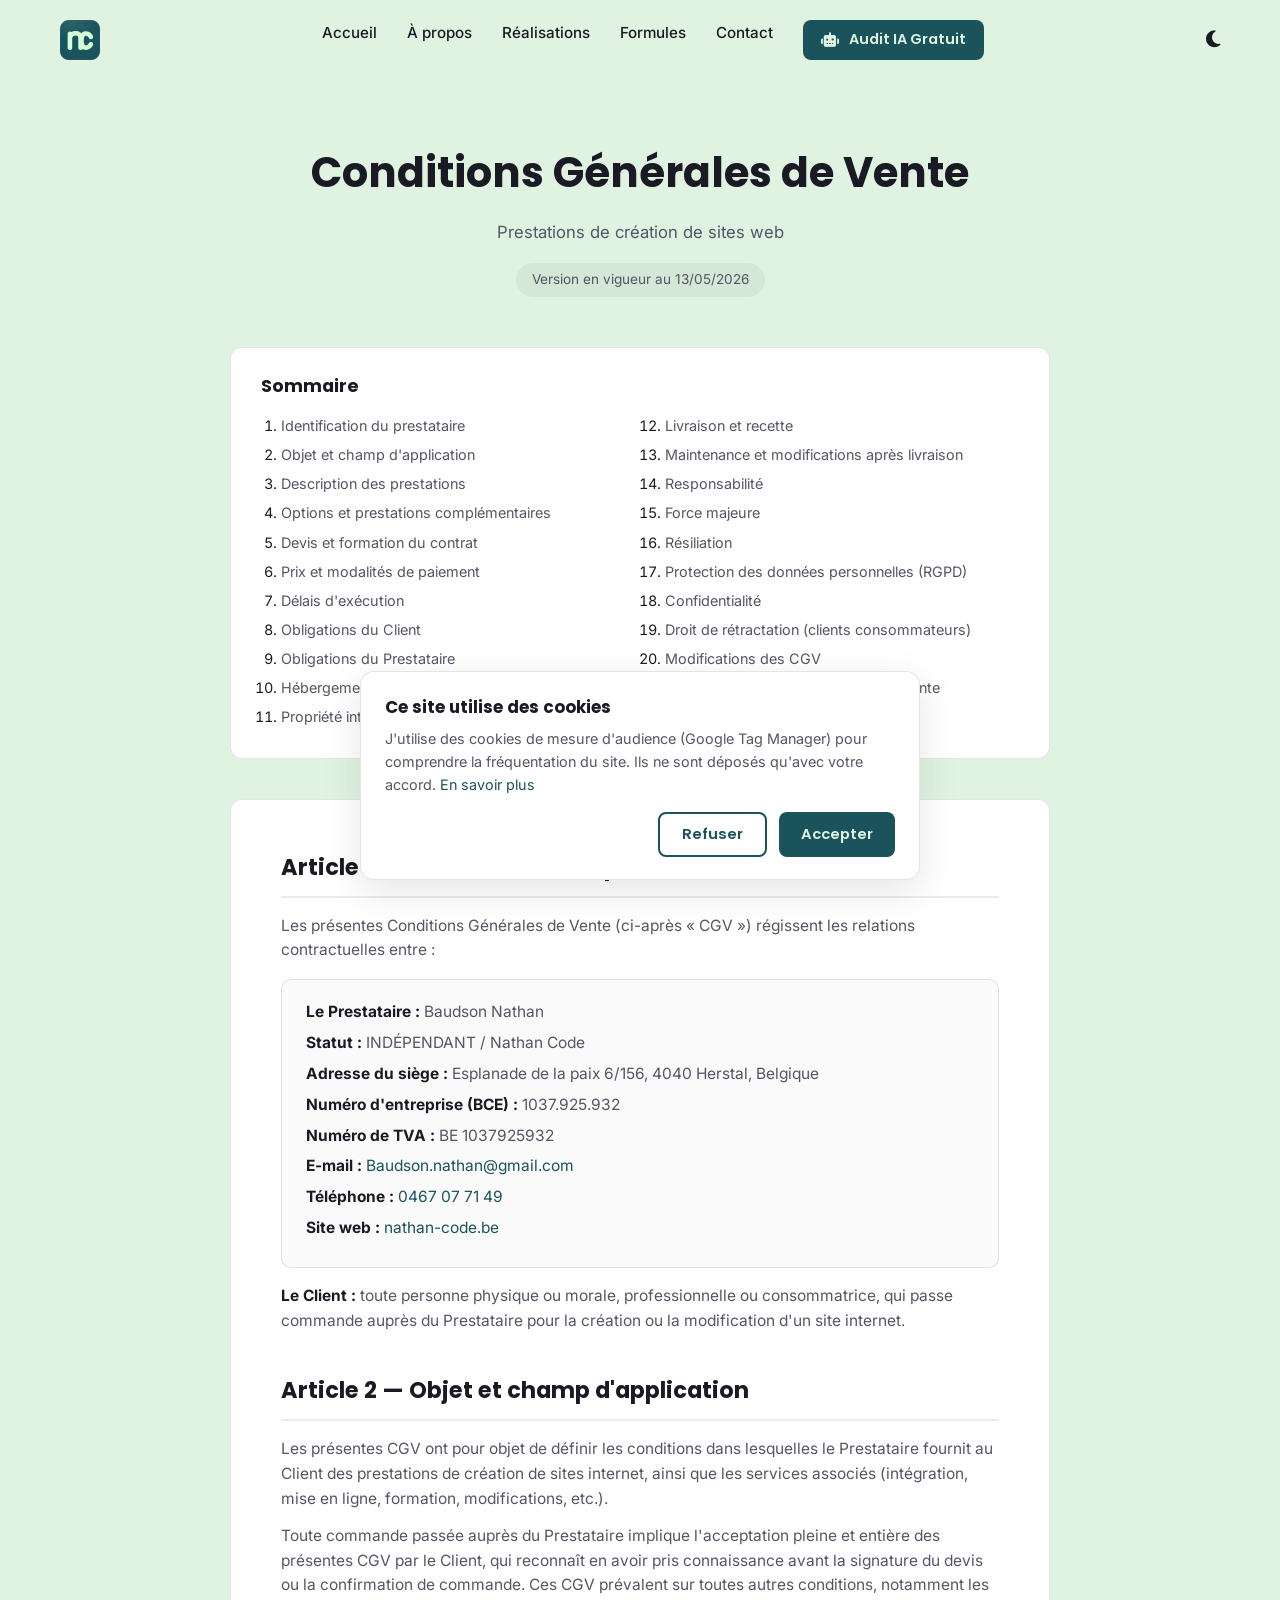
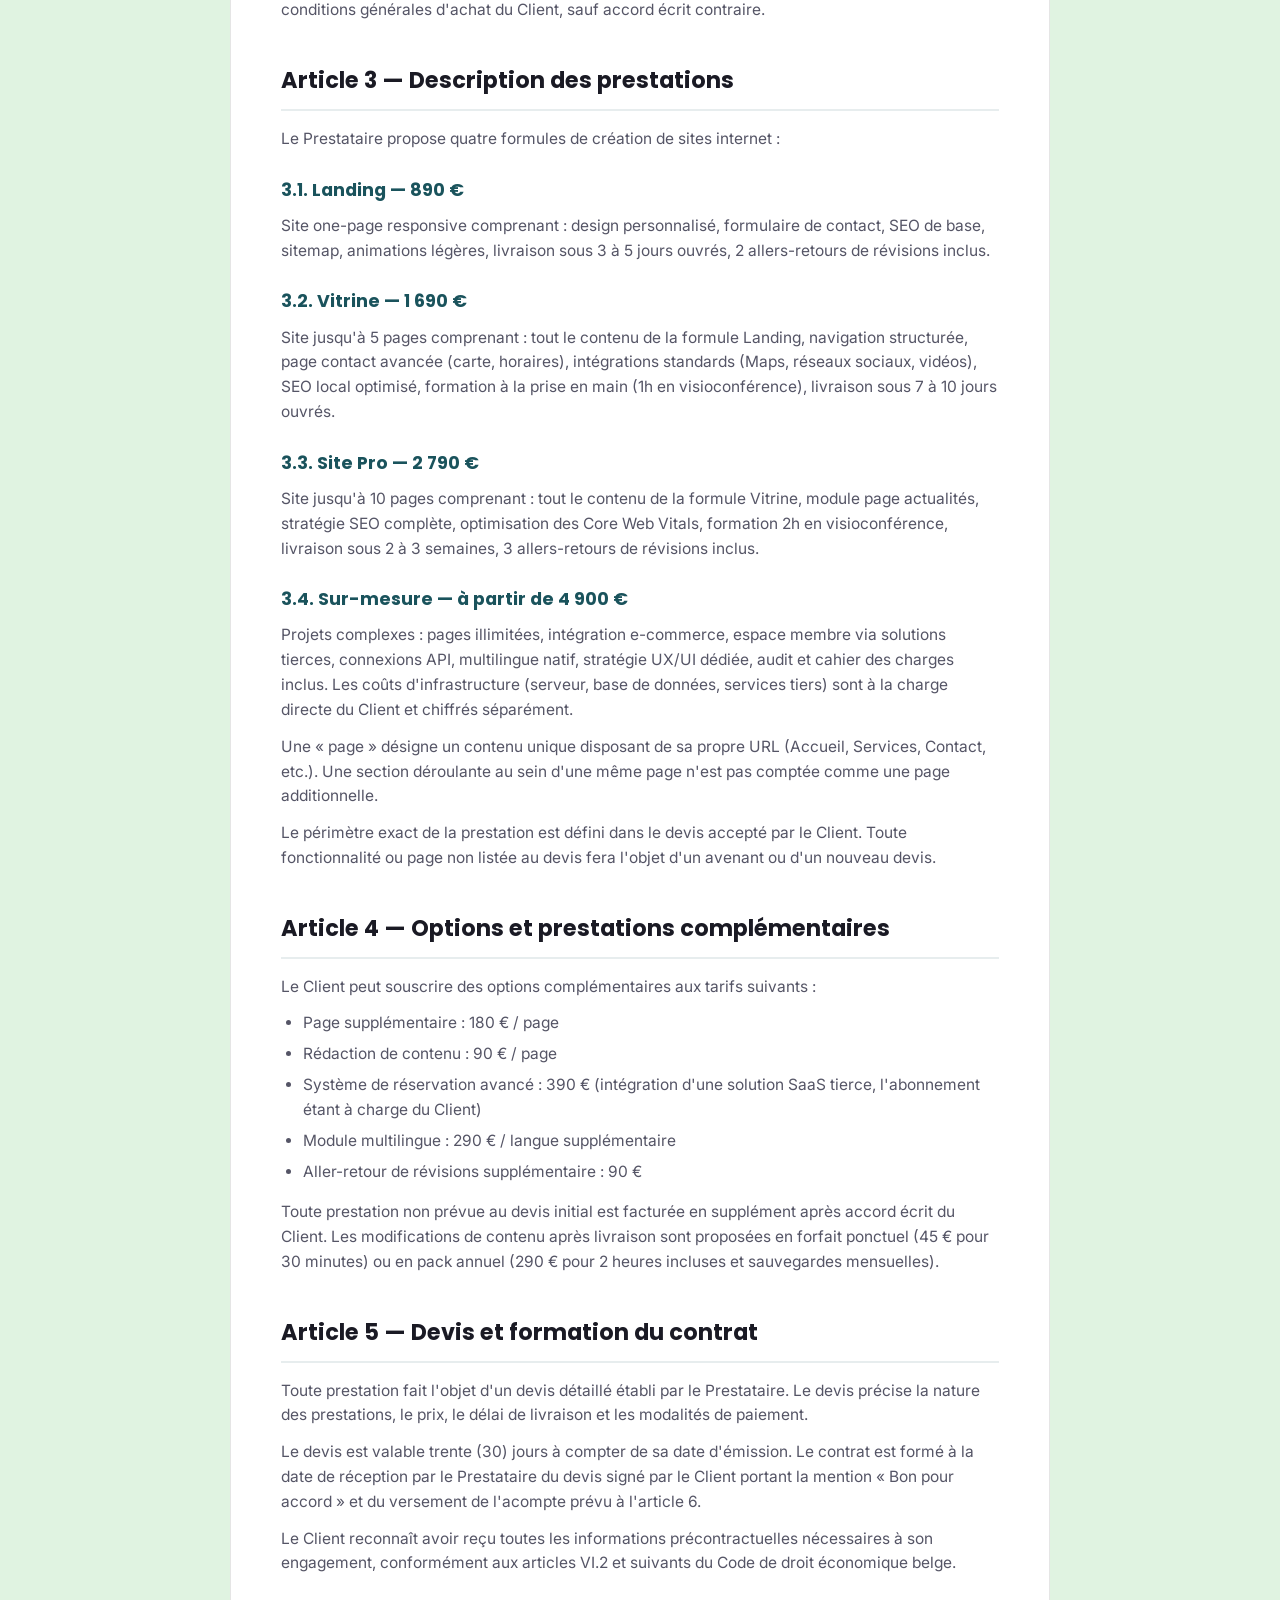
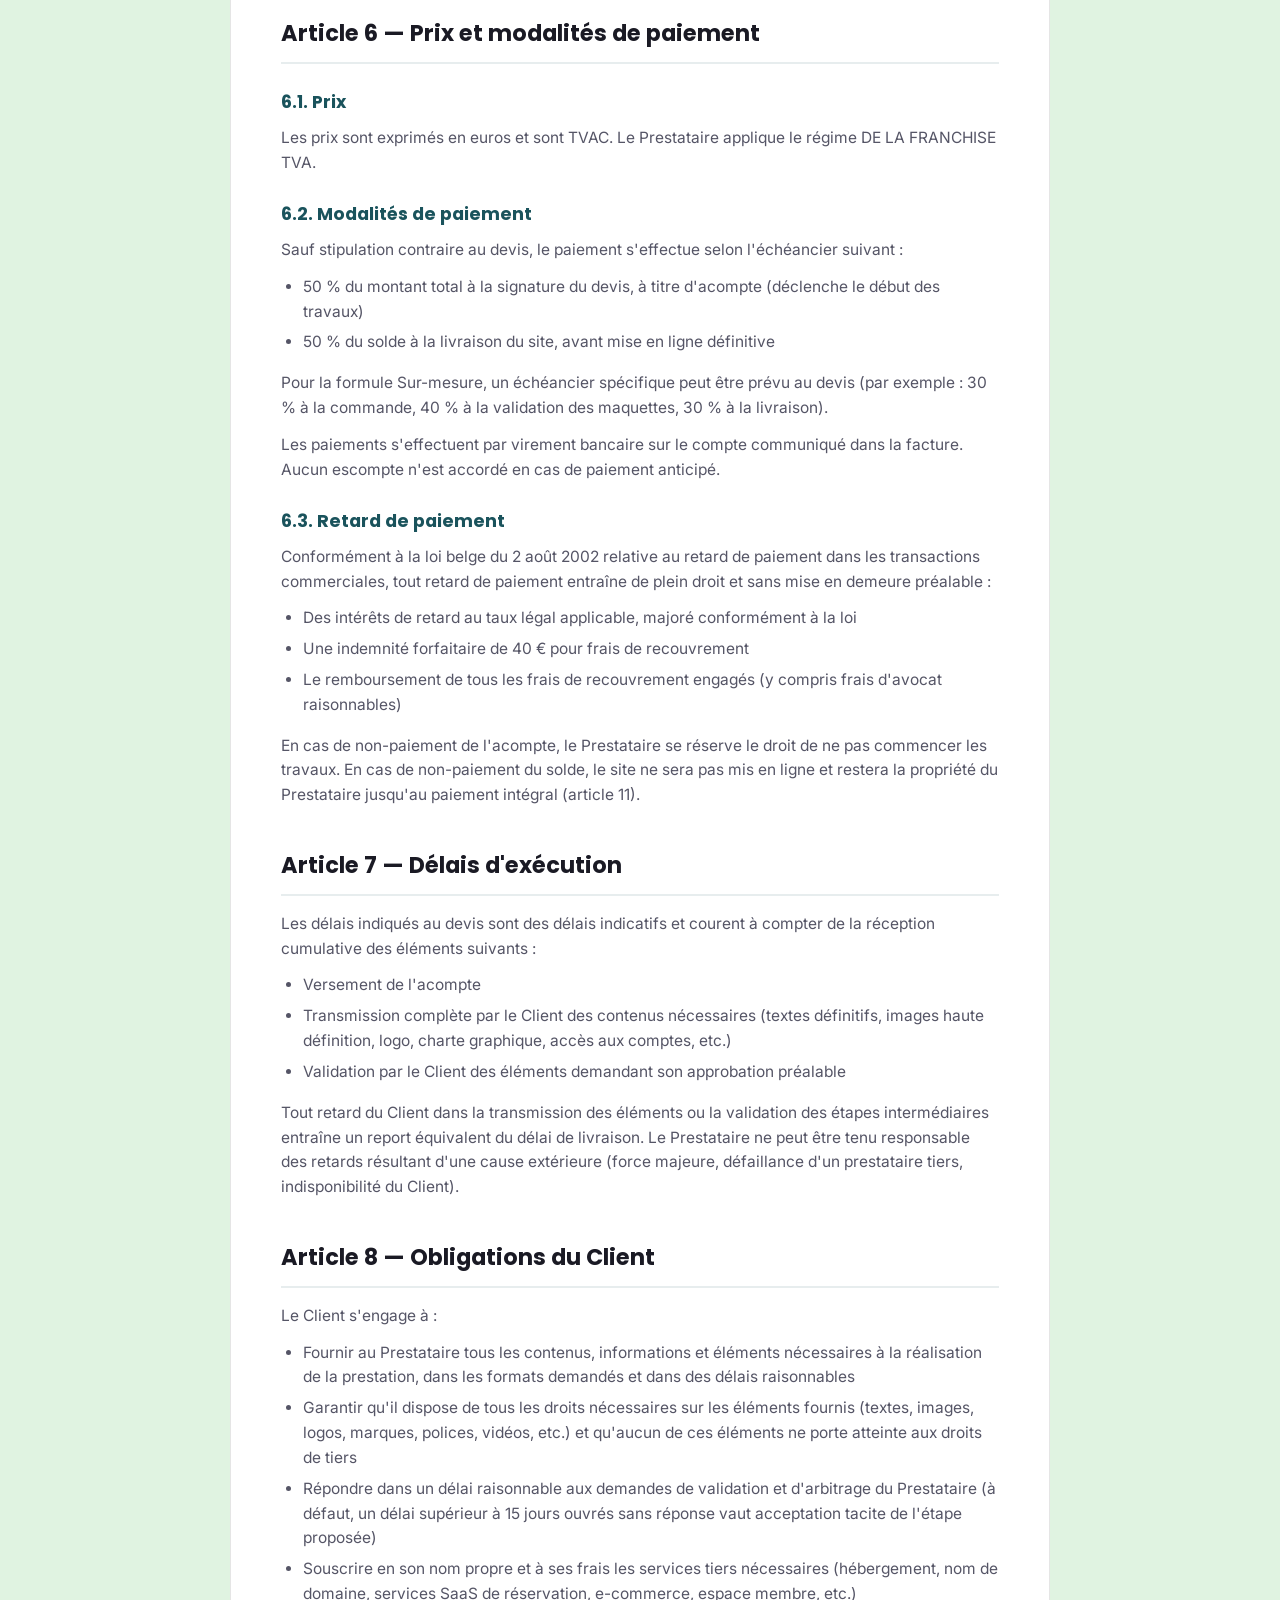
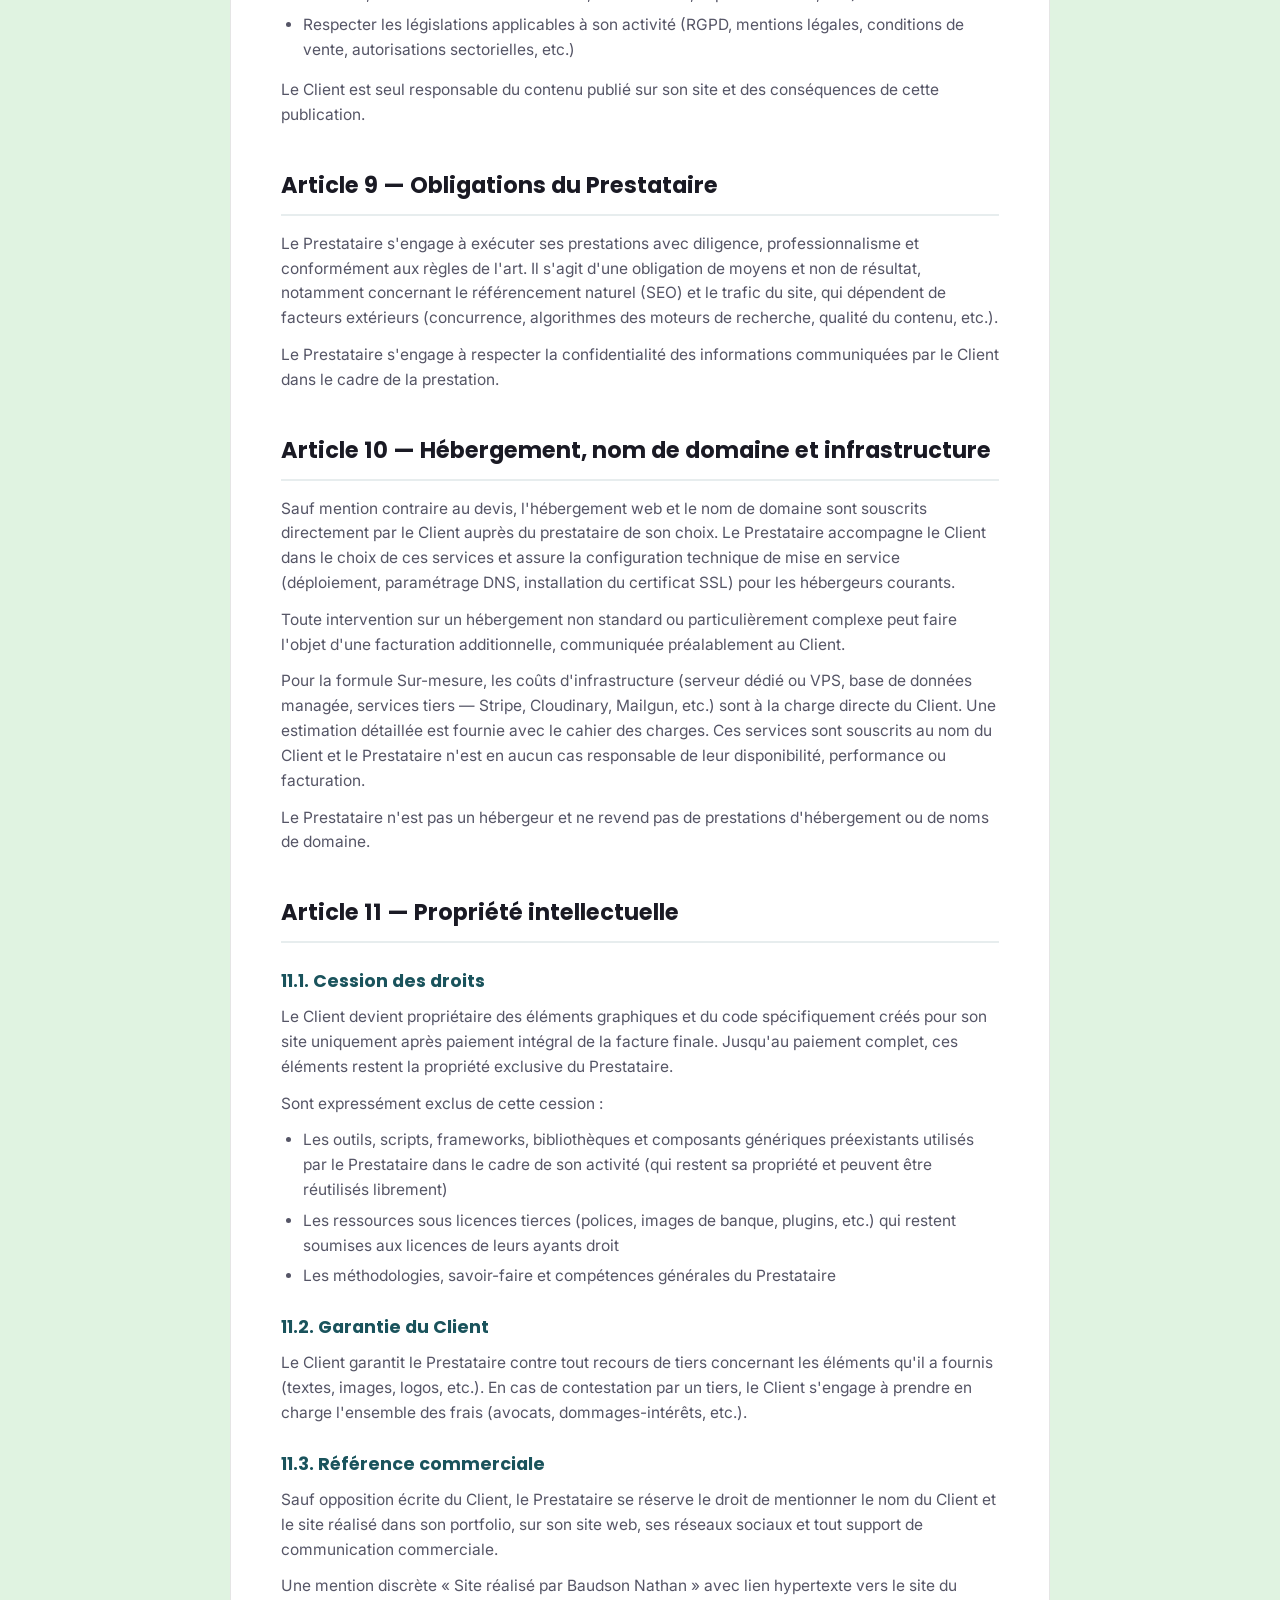
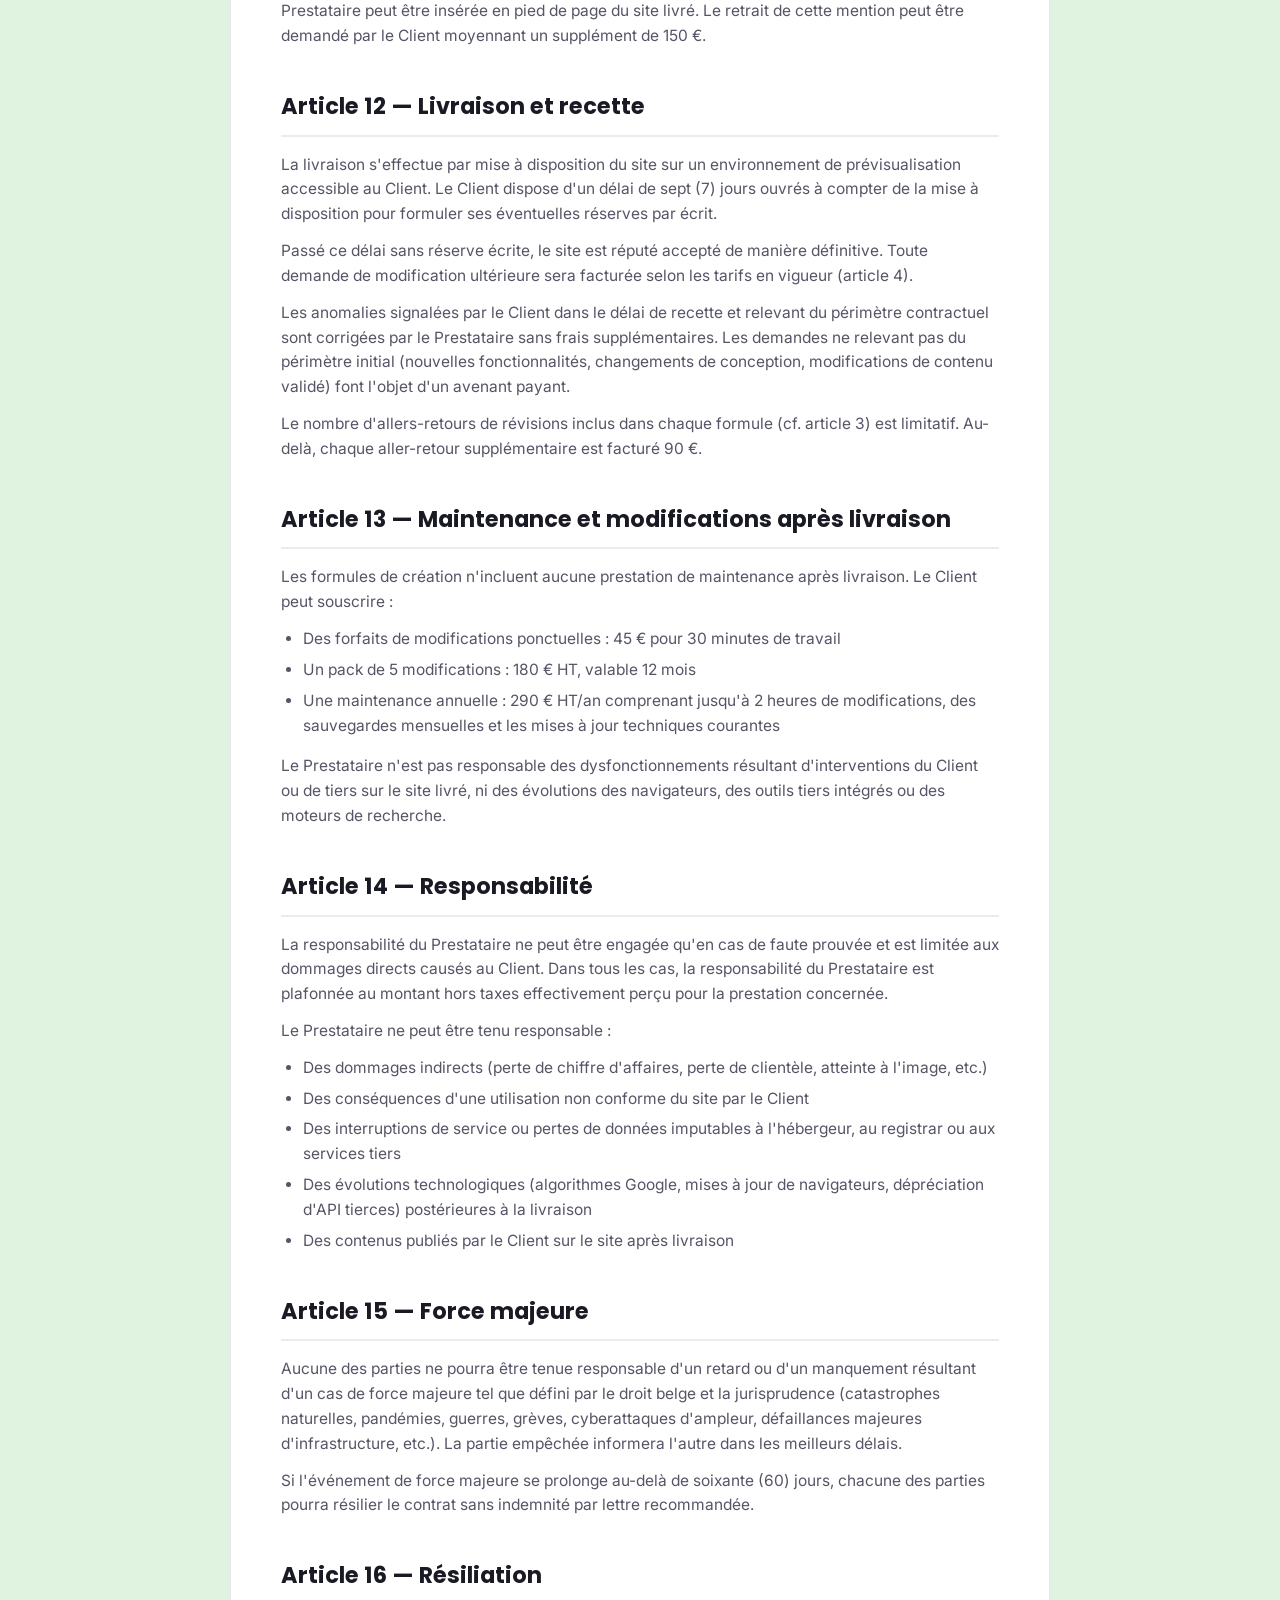
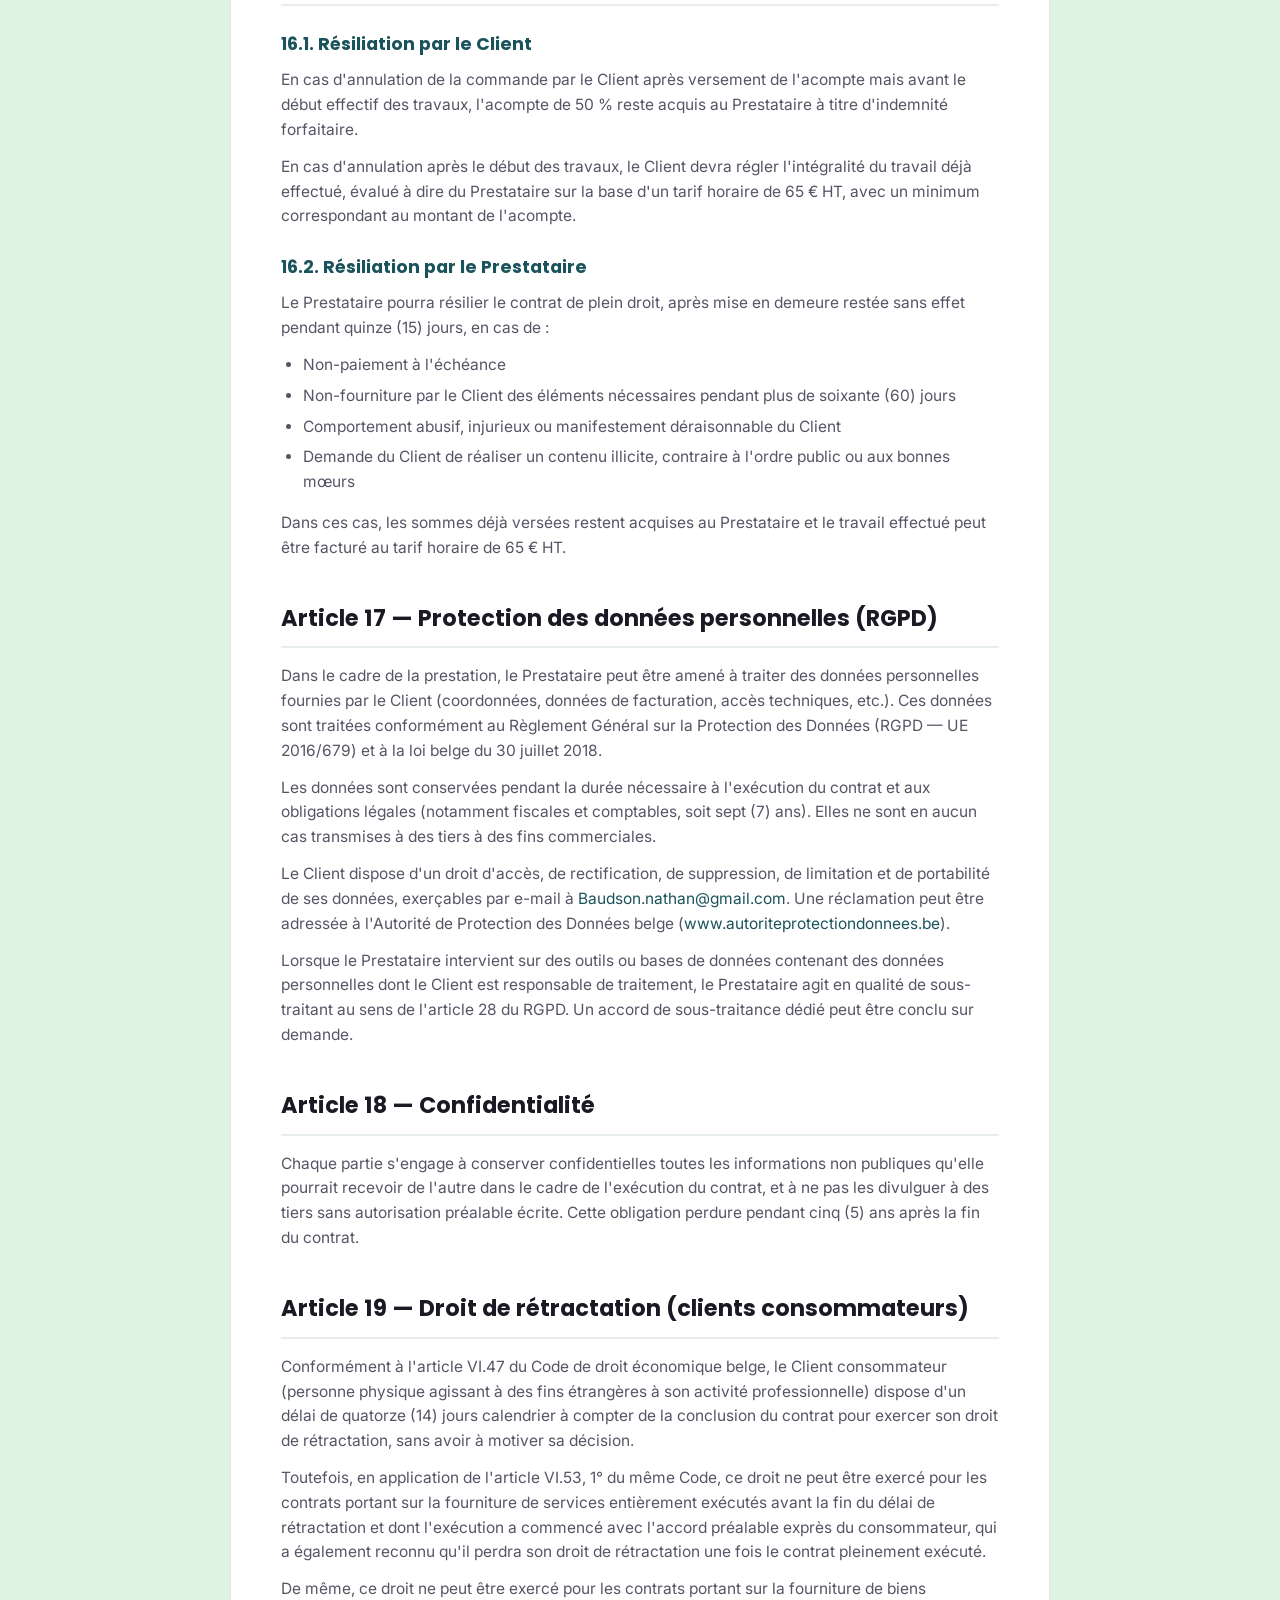
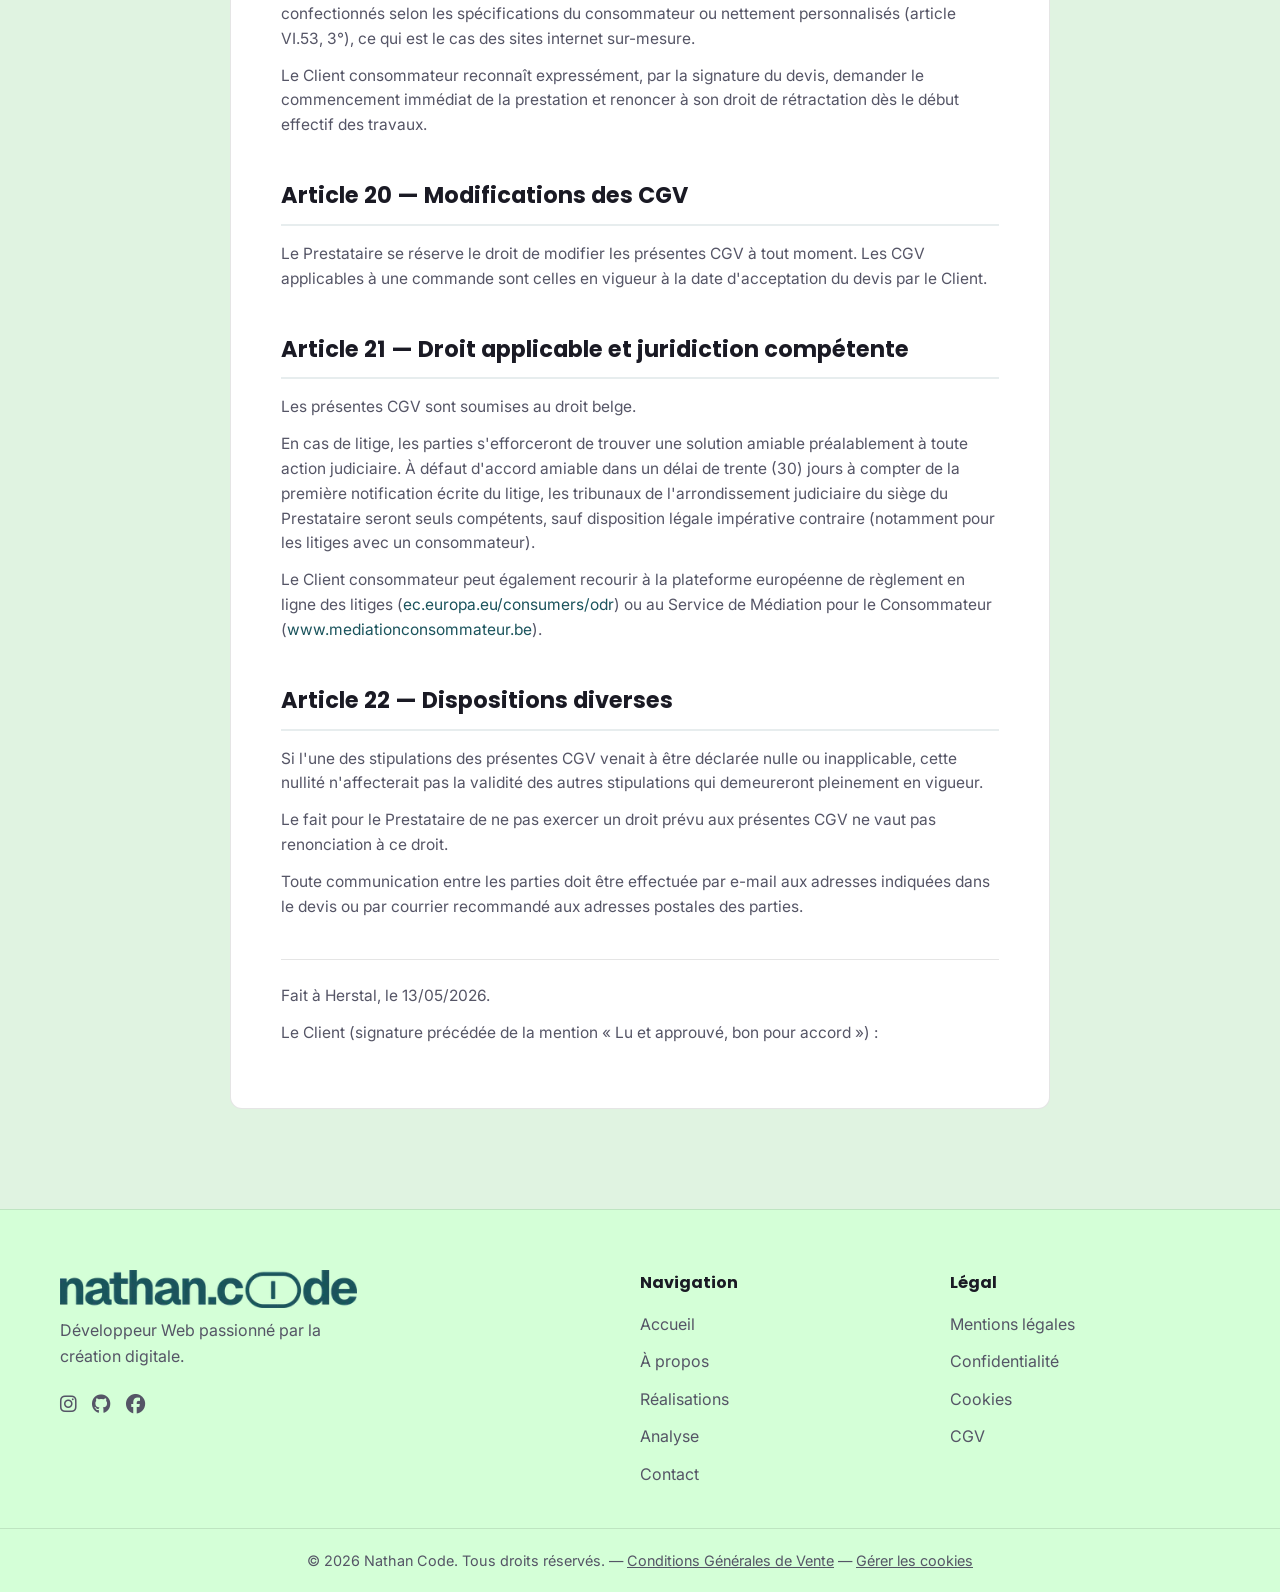
<file: cgv.html>
<!DOCTYPE html>
<html lang="fr">
<head>
    <meta charset="UTF-8">
    <meta name="viewport" content="width=device-width, initial-scale=1.0">
    <title>Conditions Générales de Vente | Nathan Code</title>
    <meta name="description" content="Conditions Générales de Vente des prestations de création de sites web de Nathan Code (Baudson Nathan), développeur web freelance à Liège.">
    <meta name="robots" content="noindex, follow">
    <link rel="canonical" href="https://nathan-code.be/cgv.html">

    <!-- Favicon -->
    <link rel="icon" type="image/svg+xml" href="images/favicon.svg">
    <link rel="icon" type="image/x-icon" href="images/favicon.ico">
    <link rel="apple-touch-icon" href="images/logo.webp">

    <!-- Fonts -->
    <link rel="preconnect" href="https://fonts.googleapis.com">
    <link rel="preconnect" href="https://fonts.gstatic.com" crossorigin>
    <link href="https://fonts.googleapis.com/css2?family=Inter:wght@300;400;500&family=Poppins:wght@500;600;700;800&display=swap" rel="stylesheet">

    <!-- Font Awesome -->
    <link rel="stylesheet" href="https://cdnjs.cloudflare.com/ajax/libs/font-awesome/6.4.0/css/all.min.css">

    <!-- Main CSS -->
    <link rel="stylesheet" href="css/style.css">
</head>
<body>
    <!-- CUSTOM CURSOR -->
    <div class="cursor-dot" id="cursor-dot"></div>
    <div class="cursor-outline" id="cursor-outline"></div>

    <!-- NAVIGATION -->
    <header id="navbar">
        <div class="container nav-container">
            <a href="index.html#home" class="logo">
                <img src="images/logo.webp" alt="Logo Baudson Nathan" class="logo-img">
            </a>
            <nav id="nav-menu">
                <ul class="nav-links">
                    <li><a href="index.html#home" class="nav-link">Accueil</a></li>
                    <li><a href="index.html#about" class="nav-link">À propos</a></li>
                    <li><a href="index.html#works" class="nav-link">Réalisations</a></li>
                    <li><a href="index.html#pricing" class="nav-link">Formules</a></li>
                    <li><a href="index.html#contact" class="nav-link">Contact</a></li>
                    <li><a href="Analyse.html" class="btn btn-primary btn-pulse" style="padding: 8px 18px; font-size: 0.9rem;"><i class="fa-solid fa-robot"></i> Audit IA Gratuit</a></li>
                </ul>
            </nav>
            <div class="nav-actions">
                <button id="theme-toggle" class="theme-toggle" aria-label="Basculer le thème">
                    <i class="fa-solid fa-moon"></i>
                </button>
                <div class="hamburger" id="hamburger">
                    <span class="bar"></span>
                    <span class="bar"></span>
                    <span class="bar"></span>
                </div>
            </div>
        </div>
    </header>

    <!-- CONTENU CGV -->
    <main class="legal-page">
        <div class="container">
            <div class="legal-header">
                <h1>Conditions Générales de Vente</h1>
                <p class="legal-sub">Prestations de création de sites web</p>
                <span class="legal-meta">Version en vigueur au 13/05/2026</span>
            </div>

            <!-- SOMMAIRE -->
            <nav class="legal-toc" aria-label="Sommaire">
                <h2>Sommaire</h2>
                <ol>
                    <li><a href="#art1">Identification du prestataire</a></li>
                    <li><a href="#art2">Objet et champ d'application</a></li>
                    <li><a href="#art3">Description des prestations</a></li>
                    <li><a href="#art4">Options et prestations complémentaires</a></li>
                    <li><a href="#art5">Devis et formation du contrat</a></li>
                    <li><a href="#art6">Prix et modalités de paiement</a></li>
                    <li><a href="#art7">Délais d'exécution</a></li>
                    <li><a href="#art8">Obligations du Client</a></li>
                    <li><a href="#art9">Obligations du Prestataire</a></li>
                    <li><a href="#art10">Hébergement, nom de domaine et infrastructure</a></li>
                    <li><a href="#art11">Propriété intellectuelle</a></li>
                    <li><a href="#art12">Livraison et recette</a></li>
                    <li><a href="#art13">Maintenance et modifications après livraison</a></li>
                    <li><a href="#art14">Responsabilité</a></li>
                    <li><a href="#art15">Force majeure</a></li>
                    <li><a href="#art16">Résiliation</a></li>
                    <li><a href="#art17">Protection des données personnelles (RGPD)</a></li>
                    <li><a href="#art18">Confidentialité</a></li>
                    <li><a href="#art19">Droit de rétractation (clients consommateurs)</a></li>
                    <li><a href="#art20">Modifications des CGV</a></li>
                    <li><a href="#art21">Droit applicable et juridiction compétente</a></li>
                    <li><a href="#art22">Dispositions diverses</a></li>
                </ol>
            </nav>

            <article class="legal-content">

                <h2 id="art1">Article 1 — Identification du prestataire</h2>
                <p>Les présentes Conditions Générales de Vente (ci-après « CGV ») régissent les relations contractuelles entre :</p>
                <div class="legal-data-box">
                    <p><strong>Le Prestataire :</strong> Baudson Nathan</p>
                    <p><strong>Statut :</strong> INDÉPENDANT / Nathan Code</p>
                    <p><strong>Adresse du siège :</strong> Esplanade de la paix 6/156, 4040 Herstal, Belgique</p>
                    <p><strong>Numéro d'entreprise (BCE) :</strong> 1037.925.932</p>
                    <p><strong>Numéro de TVA :</strong> BE 1037925932</p>
                    <p><strong>E-mail :</strong> <a href="mailto:Baudson.nathan@gmail.com">Baudson.nathan@gmail.com</a></p>
                    <p><strong>Téléphone :</strong> <a href="tel:0467077149">0467 07 71 49</a></p>
                    <p><strong>Site web :</strong> <a href="https://nathan-code.be/">nathan-code.be</a></p>
                </div>
                <p><strong>Le Client :</strong> toute personne physique ou morale, professionnelle ou consommatrice, qui passe commande auprès du Prestataire pour la création ou la modification d'un site internet.</p>

                <h2 id="art2">Article 2 — Objet et champ d'application</h2>
                <p>Les présentes CGV ont pour objet de définir les conditions dans lesquelles le Prestataire fournit au Client des prestations de création de sites internet, ainsi que les services associés (intégration, mise en ligne, formation, modifications, etc.).</p>
                <p>Toute commande passée auprès du Prestataire implique l'acceptation pleine et entière des présentes CGV par le Client, qui reconnaît en avoir pris connaissance avant la signature du devis ou la confirmation de commande. Ces CGV prévalent sur toutes autres conditions, notamment les conditions générales d'achat du Client, sauf accord écrit contraire.</p>

                <h2 id="art3">Article 3 — Description des prestations</h2>
                <p>Le Prestataire propose quatre formules de création de sites internet :</p>
                <h3>3.1. Landing — 890 €</h3>
                <p>Site one-page responsive comprenant : design personnalisé, formulaire de contact, SEO de base, sitemap, animations légères, livraison sous 3 à 5 jours ouvrés, 2 allers-retours de révisions inclus.</p>
                <h3>3.2. Vitrine — 1 690 €</h3>
                <p>Site jusqu'à 5 pages comprenant : tout le contenu de la formule Landing, navigation structurée, page contact avancée (carte, horaires), intégrations standards (Maps, réseaux sociaux, vidéos), SEO local optimisé, formation à la prise en main (1h en visioconférence), livraison sous 7 à 10 jours ouvrés.</p>
                <h3>3.3. Site Pro — 2 790 €</h3>
                <p>Site jusqu'à 10 pages comprenant : tout le contenu de la formule Vitrine, module page actualités, stratégie SEO complète, optimisation des Core Web Vitals, formation 2h en visioconférence, livraison sous 2 à 3 semaines, 3 allers-retours de révisions inclus.</p>
                <h3>3.4. Sur-mesure — à partir de 4 900 €</h3>
                <p>Projets complexes : pages illimitées, intégration e-commerce, espace membre via solutions tierces, connexions API, multilingue natif, stratégie UX/UI dédiée, audit et cahier des charges inclus. Les coûts d'infrastructure (serveur, base de données, services tiers) sont à la charge directe du Client et chiffrés séparément.</p>
                <p>Une « page » désigne un contenu unique disposant de sa propre URL (Accueil, Services, Contact, etc.). Une section déroulante au sein d'une même page n'est pas comptée comme une page additionnelle.</p>
                <p>Le périmètre exact de la prestation est défini dans le devis accepté par le Client. Toute fonctionnalité ou page non listée au devis fera l'objet d'un avenant ou d'un nouveau devis.</p>

                <h2 id="art4">Article 4 — Options et prestations complémentaires</h2>
                <p>Le Client peut souscrire des options complémentaires aux tarifs suivants :</p>
                <ul>
                    <li>Page supplémentaire : 180 € / page</li>
                    <li>Rédaction de contenu : 90 € / page</li>
                    <li>Système de réservation avancé : 390 € (intégration d'une solution SaaS tierce, l'abonnement étant à charge du Client)</li>
                    <li>Module multilingue : 290 € / langue supplémentaire</li>
                    <li>Aller-retour de révisions supplémentaire : 90 €</li>
                </ul>
                <p>Toute prestation non prévue au devis initial est facturée en supplément après accord écrit du Client. Les modifications de contenu après livraison sont proposées en forfait ponctuel (45 € pour 30 minutes) ou en pack annuel (290 € pour 2 heures incluses et sauvegardes mensuelles).</p>

                <h2 id="art5">Article 5 — Devis et formation du contrat</h2>
                <p>Toute prestation fait l'objet d'un devis détaillé établi par le Prestataire. Le devis précise la nature des prestations, le prix, le délai de livraison et les modalités de paiement.</p>
                <p>Le devis est valable trente (30) jours à compter de sa date d'émission. Le contrat est formé à la date de réception par le Prestataire du devis signé par le Client portant la mention « Bon pour accord » et du versement de l'acompte prévu à l'article 6.</p>
                <p>Le Client reconnaît avoir reçu toutes les informations précontractuelles nécessaires à son engagement, conformément aux articles VI.2 et suivants du Code de droit économique belge.</p>

                <h2 id="art6">Article 6 — Prix et modalités de paiement</h2>
                <h3>6.1. Prix</h3>
                <p>Les prix sont exprimés en euros et sont TVAC. Le Prestataire applique le régime DE LA FRANCHISE TVA.</p>
                <h3>6.2. Modalités de paiement</h3>
                <p>Sauf stipulation contraire au devis, le paiement s'effectue selon l'échéancier suivant :</p>
                <ul>
                    <li>50 % du montant total à la signature du devis, à titre d'acompte (déclenche le début des travaux)</li>
                    <li>50 % du solde à la livraison du site, avant mise en ligne définitive</li>
                </ul>
                <p>Pour la formule Sur-mesure, un échéancier spécifique peut être prévu au devis (par exemple : 30 % à la commande, 40 % à la validation des maquettes, 30 % à la livraison).</p>
                <p>Les paiements s'effectuent par virement bancaire sur le compte communiqué dans la facture. Aucun escompte n'est accordé en cas de paiement anticipé.</p>
                <h3>6.3. Retard de paiement</h3>
                <p>Conformément à la loi belge du 2 août 2002 relative au retard de paiement dans les transactions commerciales, tout retard de paiement entraîne de plein droit et sans mise en demeure préalable :</p>
                <ul>
                    <li>Des intérêts de retard au taux légal applicable, majoré conformément à la loi</li>
                    <li>Une indemnité forfaitaire de 40 € pour frais de recouvrement</li>
                    <li>Le remboursement de tous les frais de recouvrement engagés (y compris frais d'avocat raisonnables)</li>
                </ul>
                <p>En cas de non-paiement de l'acompte, le Prestataire se réserve le droit de ne pas commencer les travaux. En cas de non-paiement du solde, le site ne sera pas mis en ligne et restera la propriété du Prestataire jusqu'au paiement intégral (article 11).</p>

                <h2 id="art7">Article 7 — Délais d'exécution</h2>
                <p>Les délais indiqués au devis sont des délais indicatifs et courent à compter de la réception cumulative des éléments suivants :</p>
                <ul>
                    <li>Versement de l'acompte</li>
                    <li>Transmission complète par le Client des contenus nécessaires (textes définitifs, images haute définition, logo, charte graphique, accès aux comptes, etc.)</li>
                    <li>Validation par le Client des éléments demandant son approbation préalable</li>
                </ul>
                <p>Tout retard du Client dans la transmission des éléments ou la validation des étapes intermédiaires entraîne un report équivalent du délai de livraison. Le Prestataire ne peut être tenu responsable des retards résultant d'une cause extérieure (force majeure, défaillance d'un prestataire tiers, indisponibilité du Client).</p>

                <h2 id="art8">Article 8 — Obligations du Client</h2>
                <p>Le Client s'engage à :</p>
                <ul>
                    <li>Fournir au Prestataire tous les contenus, informations et éléments nécessaires à la réalisation de la prestation, dans les formats demandés et dans des délais raisonnables</li>
                    <li>Garantir qu'il dispose de tous les droits nécessaires sur les éléments fournis (textes, images, logos, marques, polices, vidéos, etc.) et qu'aucun de ces éléments ne porte atteinte aux droits de tiers</li>
                    <li>Répondre dans un délai raisonnable aux demandes de validation et d'arbitrage du Prestataire (à défaut, un délai supérieur à 15 jours ouvrés sans réponse vaut acceptation tacite de l'étape proposée)</li>
                    <li>Souscrire en son nom propre et à ses frais les services tiers nécessaires (hébergement, nom de domaine, services SaaS de réservation, e-commerce, espace membre, etc.)</li>
                    <li>Respecter les législations applicables à son activité (RGPD, mentions légales, conditions de vente, autorisations sectorielles, etc.)</li>
                </ul>
                <p>Le Client est seul responsable du contenu publié sur son site et des conséquences de cette publication.</p>

                <h2 id="art9">Article 9 — Obligations du Prestataire</h2>
                <p>Le Prestataire s'engage à exécuter ses prestations avec diligence, professionnalisme et conformément aux règles de l'art. Il s'agit d'une obligation de moyens et non de résultat, notamment concernant le référencement naturel (SEO) et le trafic du site, qui dépendent de facteurs extérieurs (concurrence, algorithmes des moteurs de recherche, qualité du contenu, etc.).</p>
                <p>Le Prestataire s'engage à respecter la confidentialité des informations communiquées par le Client dans le cadre de la prestation.</p>

                <h2 id="art10">Article 10 — Hébergement, nom de domaine et infrastructure</h2>
                <p>Sauf mention contraire au devis, l'hébergement web et le nom de domaine sont souscrits directement par le Client auprès du prestataire de son choix. Le Prestataire accompagne le Client dans le choix de ces services et assure la configuration technique de mise en service (déploiement, paramétrage DNS, installation du certificat SSL) pour les hébergeurs courants.</p>
                <p>Toute intervention sur un hébergement non standard ou particulièrement complexe peut faire l'objet d'une facturation additionnelle, communiquée préalablement au Client.</p>
                <p>Pour la formule Sur-mesure, les coûts d'infrastructure (serveur dédié ou VPS, base de données managée, services tiers — Stripe, Cloudinary, Mailgun, etc.) sont à la charge directe du Client. Une estimation détaillée est fournie avec le cahier des charges. Ces services sont souscrits au nom du Client et le Prestataire n'est en aucun cas responsable de leur disponibilité, performance ou facturation.</p>
                <p>Le Prestataire n'est pas un hébergeur et ne revend pas de prestations d'hébergement ou de noms de domaine.</p>

                <h2 id="art11">Article 11 — Propriété intellectuelle</h2>
                <h3>11.1. Cession des droits</h3>
                <p>Le Client devient propriétaire des éléments graphiques et du code spécifiquement créés pour son site uniquement après paiement intégral de la facture finale. Jusqu'au paiement complet, ces éléments restent la propriété exclusive du Prestataire.</p>
                <p>Sont expressément exclus de cette cession :</p>
                <ul>
                    <li>Les outils, scripts, frameworks, bibliothèques et composants génériques préexistants utilisés par le Prestataire dans le cadre de son activité (qui restent sa propriété et peuvent être réutilisés librement)</li>
                    <li>Les ressources sous licences tierces (polices, images de banque, plugins, etc.) qui restent soumises aux licences de leurs ayants droit</li>
                    <li>Les méthodologies, savoir-faire et compétences générales du Prestataire</li>
                </ul>
                <h3>11.2. Garantie du Client</h3>
                <p>Le Client garantit le Prestataire contre tout recours de tiers concernant les éléments qu'il a fournis (textes, images, logos, etc.). En cas de contestation par un tiers, le Client s'engage à prendre en charge l'ensemble des frais (avocats, dommages-intérêts, etc.).</p>
                <h3>11.3. Référence commerciale</h3>
                <p>Sauf opposition écrite du Client, le Prestataire se réserve le droit de mentionner le nom du Client et le site réalisé dans son portfolio, sur son site web, ses réseaux sociaux et tout support de communication commerciale.</p>
                <p>Une mention discrète « Site réalisé par Baudson Nathan » avec lien hypertexte vers le site du Prestataire peut être insérée en pied de page du site livré. Le retrait de cette mention peut être demandé par le Client moyennant un supplément de 150 €.</p>

                <h2 id="art12">Article 12 — Livraison et recette</h2>
                <p>La livraison s'effectue par mise à disposition du site sur un environnement de prévisualisation accessible au Client. Le Client dispose d'un délai de sept (7) jours ouvrés à compter de la mise à disposition pour formuler ses éventuelles réserves par écrit.</p>
                <p>Passé ce délai sans réserve écrite, le site est réputé accepté de manière définitive. Toute demande de modification ultérieure sera facturée selon les tarifs en vigueur (article 4).</p>
                <p>Les anomalies signalées par le Client dans le délai de recette et relevant du périmètre contractuel sont corrigées par le Prestataire sans frais supplémentaires. Les demandes ne relevant pas du périmètre initial (nouvelles fonctionnalités, changements de conception, modifications de contenu validé) font l'objet d'un avenant payant.</p>
                <p>Le nombre d'allers-retours de révisions inclus dans chaque formule (cf. article 3) est limitatif. Au-delà, chaque aller-retour supplémentaire est facturé 90 €.</p>

                <h2 id="art13">Article 13 — Maintenance et modifications après livraison</h2>
                <p>Les formules de création n'incluent aucune prestation de maintenance après livraison. Le Client peut souscrire :</p>
                <ul>
                    <li>Des forfaits de modifications ponctuelles : 45 € pour 30 minutes de travail</li>
                    <li>Un pack de 5 modifications : 180 € HT, valable 12 mois</li>
                    <li>Une maintenance annuelle : 290 € HT/an comprenant jusqu'à 2 heures de modifications, des sauvegardes mensuelles et les mises à jour techniques courantes</li>
                </ul>
                <p>Le Prestataire n'est pas responsable des dysfonctionnements résultant d'interventions du Client ou de tiers sur le site livré, ni des évolutions des navigateurs, des outils tiers intégrés ou des moteurs de recherche.</p>

                <h2 id="art14">Article 14 — Responsabilité</h2>
                <p>La responsabilité du Prestataire ne peut être engagée qu'en cas de faute prouvée et est limitée aux dommages directs causés au Client. Dans tous les cas, la responsabilité du Prestataire est plafonnée au montant hors taxes effectivement perçu pour la prestation concernée.</p>
                <p>Le Prestataire ne peut être tenu responsable :</p>
                <ul>
                    <li>Des dommages indirects (perte de chiffre d'affaires, perte de clientèle, atteinte à l'image, etc.)</li>
                    <li>Des conséquences d'une utilisation non conforme du site par le Client</li>
                    <li>Des interruptions de service ou pertes de données imputables à l'hébergeur, au registrar ou aux services tiers</li>
                    <li>Des évolutions technologiques (algorithmes Google, mises à jour de navigateurs, dépréciation d'API tierces) postérieures à la livraison</li>
                    <li>Des contenus publiés par le Client sur le site après livraison</li>
                </ul>

                <h2 id="art15">Article 15 — Force majeure</h2>
                <p>Aucune des parties ne pourra être tenue responsable d'un retard ou d'un manquement résultant d'un cas de force majeure tel que défini par le droit belge et la jurisprudence (catastrophes naturelles, pandémies, guerres, grèves, cyberattaques d'ampleur, défaillances majeures d'infrastructure, etc.). La partie empêchée informera l'autre dans les meilleurs délais.</p>
                <p>Si l'événement de force majeure se prolonge au-delà de soixante (60) jours, chacune des parties pourra résilier le contrat sans indemnité par lettre recommandée.</p>

                <h2 id="art16">Article 16 — Résiliation</h2>
                <h3>16.1. Résiliation par le Client</h3>
                <p>En cas d'annulation de la commande par le Client après versement de l'acompte mais avant le début effectif des travaux, l'acompte de 50 % reste acquis au Prestataire à titre d'indemnité forfaitaire.</p>
                <p>En cas d'annulation après le début des travaux, le Client devra régler l'intégralité du travail déjà effectué, évalué à dire du Prestataire sur la base d'un tarif horaire de 65 € HT, avec un minimum correspondant au montant de l'acompte.</p>
                <h3>16.2. Résiliation par le Prestataire</h3>
                <p>Le Prestataire pourra résilier le contrat de plein droit, après mise en demeure restée sans effet pendant quinze (15) jours, en cas de :</p>
                <ul>
                    <li>Non-paiement à l'échéance</li>
                    <li>Non-fourniture par le Client des éléments nécessaires pendant plus de soixante (60) jours</li>
                    <li>Comportement abusif, injurieux ou manifestement déraisonnable du Client</li>
                    <li>Demande du Client de réaliser un contenu illicite, contraire à l'ordre public ou aux bonnes mœurs</li>
                </ul>
                <p>Dans ces cas, les sommes déjà versées restent acquises au Prestataire et le travail effectué peut être facturé au tarif horaire de 65 € HT.</p>

                <h2 id="art17">Article 17 — Protection des données personnelles (RGPD)</h2>
                <p>Dans le cadre de la prestation, le Prestataire peut être amené à traiter des données personnelles fournies par le Client (coordonnées, données de facturation, accès techniques, etc.). Ces données sont traitées conformément au Règlement Général sur la Protection des Données (RGPD — UE 2016/679) et à la loi belge du 30 juillet 2018.</p>
                <p>Les données sont conservées pendant la durée nécessaire à l'exécution du contrat et aux obligations légales (notamment fiscales et comptables, soit sept (7) ans). Elles ne sont en aucun cas transmises à des tiers à des fins commerciales.</p>
                <p>Le Client dispose d'un droit d'accès, de rectification, de suppression, de limitation et de portabilité de ses données, exerçables par e-mail à <a href="mailto:Baudson.nathan@gmail.com">Baudson.nathan@gmail.com</a>. Une réclamation peut être adressée à l'Autorité de Protection des Données belge (<a href="https://www.autoriteprotectiondonnees.be" target="_blank" rel="noopener">www.autoriteprotectiondonnees.be</a>).</p>
                <p>Lorsque le Prestataire intervient sur des outils ou bases de données contenant des données personnelles dont le Client est responsable de traitement, le Prestataire agit en qualité de sous-traitant au sens de l'article 28 du RGPD. Un accord de sous-traitance dédié peut être conclu sur demande.</p>

                <h2 id="art18">Article 18 — Confidentialité</h2>
                <p>Chaque partie s'engage à conserver confidentielles toutes les informations non publiques qu'elle pourrait recevoir de l'autre dans le cadre de l'exécution du contrat, et à ne pas les divulguer à des tiers sans autorisation préalable écrite. Cette obligation perdure pendant cinq (5) ans après la fin du contrat.</p>

                <h2 id="art19">Article 19 — Droit de rétractation (clients consommateurs)</h2>
                <p>Conformément à l'article VI.47 du Code de droit économique belge, le Client consommateur (personne physique agissant à des fins étrangères à son activité professionnelle) dispose d'un délai de quatorze (14) jours calendrier à compter de la conclusion du contrat pour exercer son droit de rétractation, sans avoir à motiver sa décision.</p>
                <p>Toutefois, en application de l'article VI.53, 1° du même Code, ce droit ne peut être exercé pour les contrats portant sur la fourniture de services entièrement exécutés avant la fin du délai de rétractation et dont l'exécution a commencé avec l'accord préalable exprès du consommateur, qui a également reconnu qu'il perdra son droit de rétractation une fois le contrat pleinement exécuté.</p>
                <p>De même, ce droit ne peut être exercé pour les contrats portant sur la fourniture de biens confectionnés selon les spécifications du consommateur ou nettement personnalisés (article VI.53, 3°), ce qui est le cas des sites internet sur-mesure.</p>
                <p>Le Client consommateur reconnaît expressément, par la signature du devis, demander le commencement immédiat de la prestation et renoncer à son droit de rétractation dès le début effectif des travaux.</p>

                <h2 id="art20">Article 20 — Modifications des CGV</h2>
                <p>Le Prestataire se réserve le droit de modifier les présentes CGV à tout moment. Les CGV applicables à une commande sont celles en vigueur à la date d'acceptation du devis par le Client.</p>

                <h2 id="art21">Article 21 — Droit applicable et juridiction compétente</h2>
                <p>Les présentes CGV sont soumises au droit belge.</p>
                <p>En cas de litige, les parties s'efforceront de trouver une solution amiable préalablement à toute action judiciaire. À défaut d'accord amiable dans un délai de trente (30) jours à compter de la première notification écrite du litige, les tribunaux de l'arrondissement judiciaire du siège du Prestataire seront seuls compétents, sauf disposition légale impérative contraire (notamment pour les litiges avec un consommateur).</p>
                <p>Le Client consommateur peut également recourir à la plateforme européenne de règlement en ligne des litiges (<a href="https://ec.europa.eu/consumers/odr" target="_blank" rel="noopener">ec.europa.eu/consumers/odr</a>) ou au Service de Médiation pour le Consommateur (<a href="https://www.mediationconsommateur.be" target="_blank" rel="noopener">www.mediationconsommateur.be</a>).</p>

                <h2 id="art22">Article 22 — Dispositions diverses</h2>
                <p>Si l'une des stipulations des présentes CGV venait à être déclarée nulle ou inapplicable, cette nullité n'affecterait pas la validité des autres stipulations qui demeureront pleinement en vigueur.</p>
                <p>Le fait pour le Prestataire de ne pas exercer un droit prévu aux présentes CGV ne vaut pas renonciation à ce droit.</p>
                <p>Toute communication entre les parties doit être effectuée par e-mail aux adresses indiquées dans le devis ou par courrier recommandé aux adresses postales des parties.</p>

                <div class="legal-signature">
                    <p>Fait à Herstal, le 13/05/2026.</p>
                    <p>Le Client (signature précédée de la mention « Lu et approuvé, bon pour accord ») :</p>
                </div>

            </article>
        </div>
    </main>

    <!-- FOOTER -->
    <footer id="footer">
        <div class="container footer-content">
            <div class="footer-col footer-brand">
                <img src="images/Nathan.code.webp" alt="Logo Baudson Nathan" class="footer-logo-img">
                <p>Développeur Web passionné par la création digitale.</p>
                <div class="footer-socials">
                    <a href="https://www.instagram.com/smowzey/" target="_blank" aria-label="Instagram"><i class="fa-brands fa-instagram"></i></a>
                    <a href="https://github.com/Smowzey" target="_blank" aria-label="GitHub"><i class="fa-brands fa-github"></i></a>
                    <a href="https://www.facebook.com/NathanBaudson.code" target="_blank" aria-label="Facebook"><i class="fa-brands fa-facebook"></i></a>
                </div>
            </div>
            <div class="footer-col">
                <h4>Navigation</h4>
                <div class="footer-links">
                    <a href="index.html#home">Accueil</a>
                    <a href="index.html#about">À propos</a>
                    <a href="index.html#works">Réalisations</a>
                    <a href="Analyse.html">Analyse</a>
                    <a href="index.html#contact">Contact</a>
                </div>
            </div>
            <div class="footer-col">
                <h4>Légal</h4>
                <div class="footer-links">
                    <a href="mentions-legales.html">Mentions légales</a>
                    <a href="confidentialite.html">Confidentialité</a>
                    <a href="cookies.html">Cookies</a>
                    <a href="cgv.html">CGV</a>
                </div>
            </div>
        </div>
        <div class="footer-bottom">
            <p>&copy; <span id="year"></span> Nathan Code. Tous droits réservés. — <a href="cgv.html" style="color:inherit;">Conditions Générales de Vente</a> — <a href="#" onclick="openCookieSettings();return false;" style="color:inherit;">Gérer les cookies</a></p>
        </div>
    </footer>

    <button id="back-to-top" aria-label="Retour en haut">
        <i class="fa-solid fa-arrow-up"></i>
    </button>

    <!-- Consentement cookies (RGPD) -->
    <script src="js/cookies.js"></script>

    <script src="js/main.js"></script>
</body>
</html>
</file>
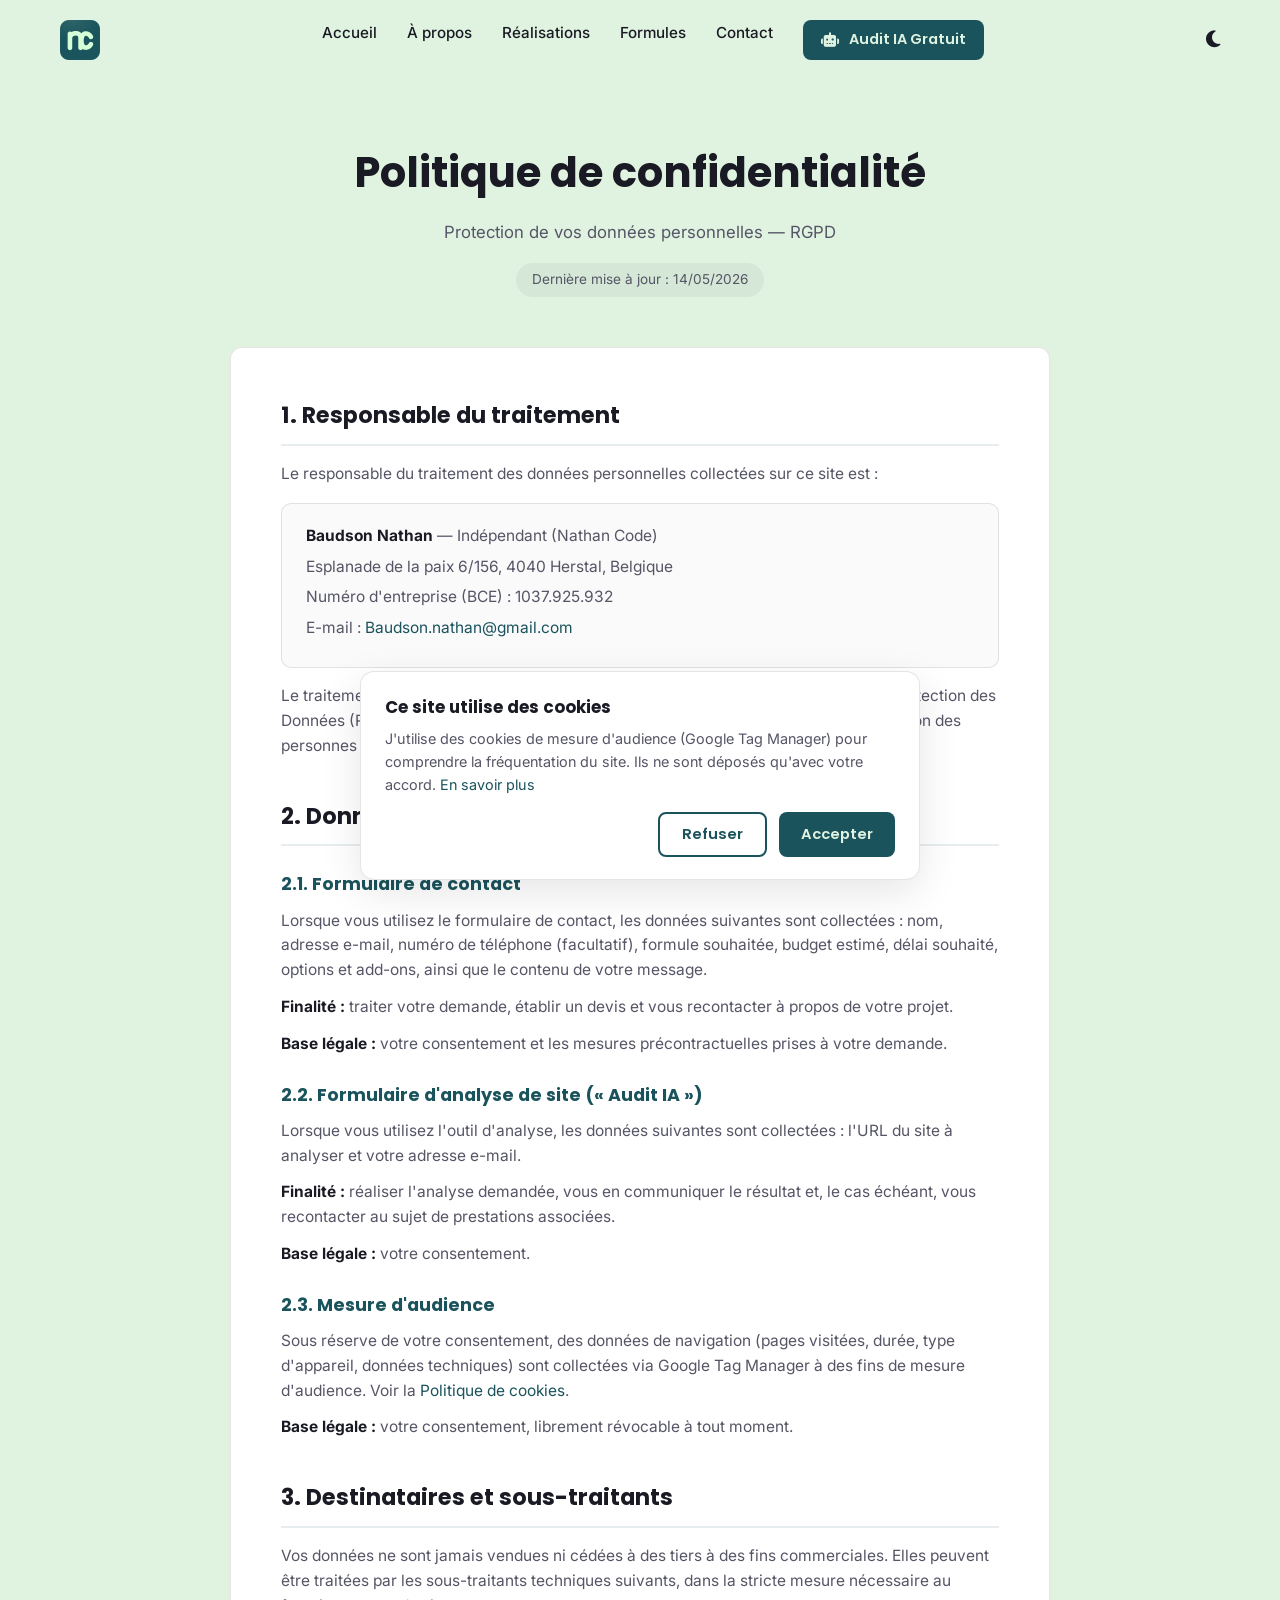
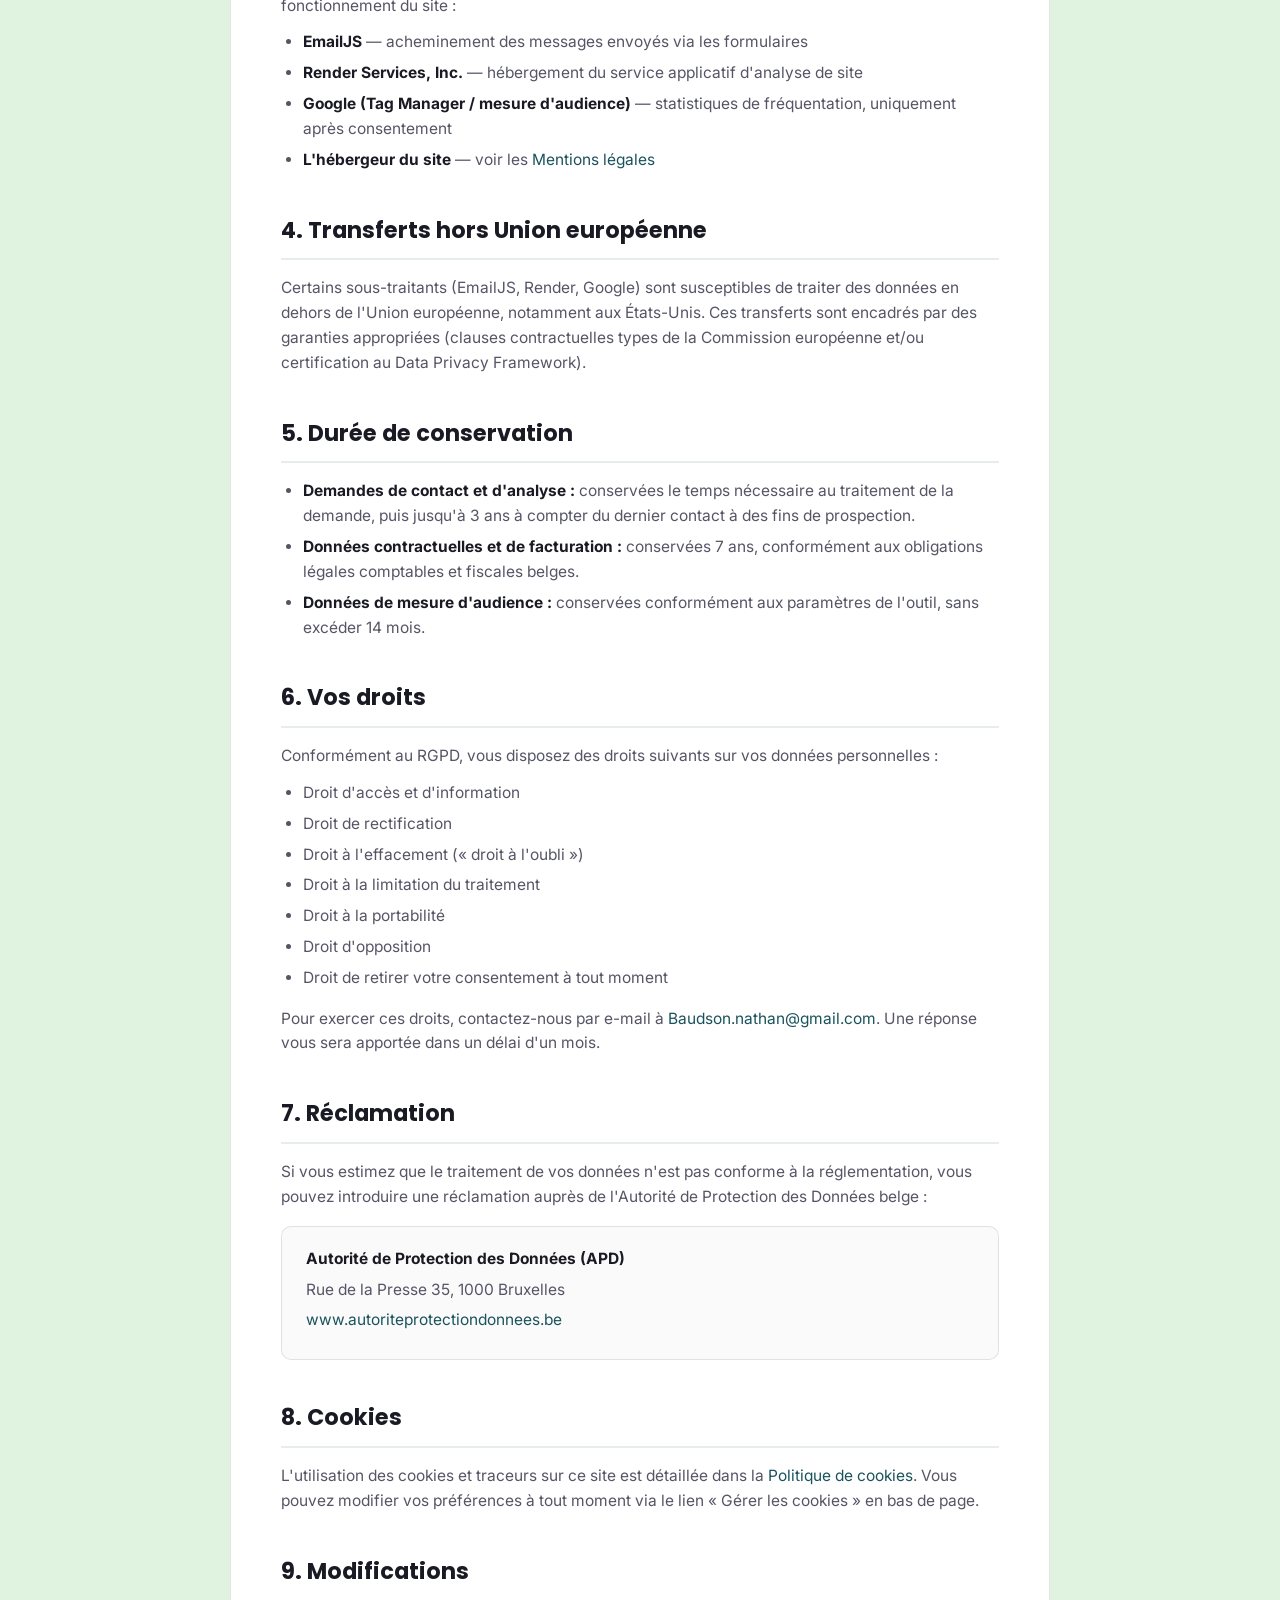
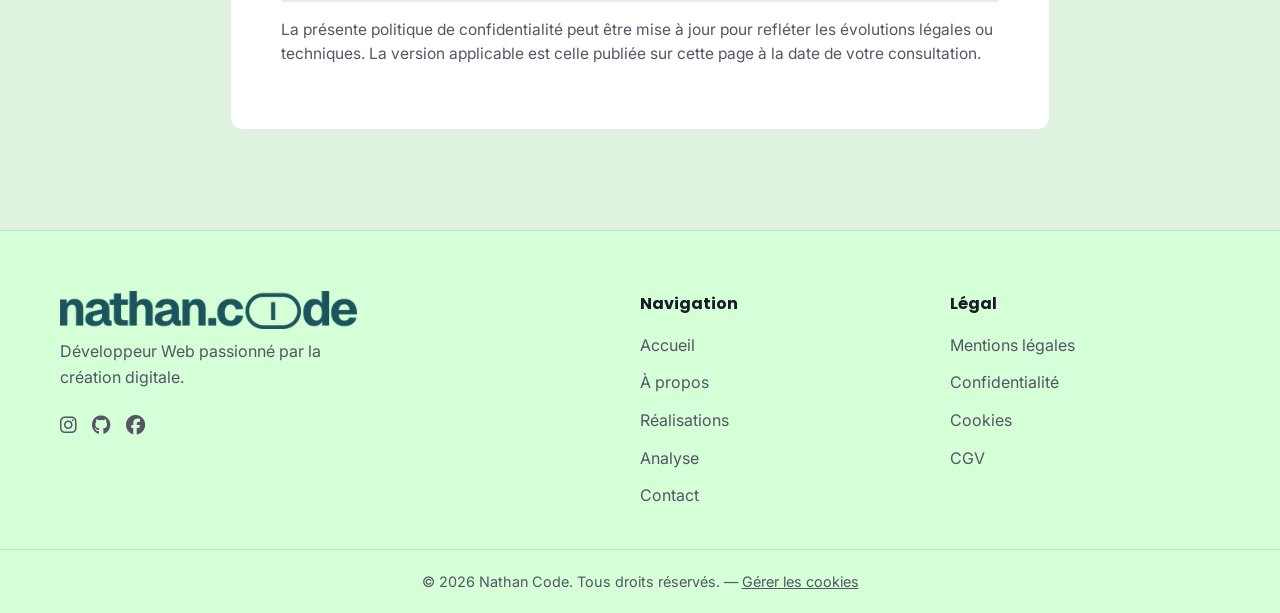
<file: confidentialite.html>
<!DOCTYPE html>
<html lang="fr">
<head>
    <meta charset="UTF-8">
    <meta name="viewport" content="width=device-width, initial-scale=1.0">
    <title>Politique de confidentialité | Nathan Code</title>
    <meta name="description" content="Politique de confidentialité et de protection des données personnelles (RGPD) du site de Nathan Code (Baudson Nathan), développeur web freelance.">
    <meta name="robots" content="noindex, follow">
    <link rel="canonical" href="https://nathan-code.be/confidentialite.html">

    <link rel="icon" type="image/svg+xml" href="images/favicon.svg">
    <link rel="icon" type="image/x-icon" href="images/favicon.ico">
    <link rel="apple-touch-icon" href="images/logo.webp">

    <link rel="preconnect" href="https://fonts.googleapis.com">
    <link rel="preconnect" href="https://fonts.gstatic.com" crossorigin>
    <link href="https://fonts.googleapis.com/css2?family=Inter:wght@300;400;500&family=Poppins:wght@500;600;700;800&display=swap" rel="stylesheet">
    <link rel="stylesheet" href="https://cdnjs.cloudflare.com/ajax/libs/font-awesome/6.4.0/css/all.min.css">
    <link rel="stylesheet" href="css/style.css">
</head>
<body>
    <div class="cursor-dot" id="cursor-dot"></div>
    <div class="cursor-outline" id="cursor-outline"></div>

    <header id="navbar">
        <div class="container nav-container">
            <a href="index.html#home" class="logo">
                <img src="images/logo.webp" alt="Logo Baudson Nathan" class="logo-img">
            </a>
            <nav id="nav-menu">
                <ul class="nav-links">
                    <li><a href="index.html#home" class="nav-link">Accueil</a></li>
                    <li><a href="index.html#about" class="nav-link">À propos</a></li>
                    <li><a href="index.html#works" class="nav-link">Réalisations</a></li>
                    <li><a href="index.html#pricing" class="nav-link">Formules</a></li>
                    <li><a href="index.html#contact" class="nav-link">Contact</a></li>
                    <li><a href="Analyse.html" class="btn btn-primary btn-pulse" style="padding: 8px 18px; font-size: 0.9rem;"><i class="fa-solid fa-robot"></i> Audit IA Gratuit</a></li>
                </ul>
            </nav>
            <div class="nav-actions">
                <button id="theme-toggle" class="theme-toggle" aria-label="Basculer le thème">
                    <i class="fa-solid fa-moon"></i>
                </button>
                <div class="hamburger" id="hamburger">
                    <span class="bar"></span>
                    <span class="bar"></span>
                    <span class="bar"></span>
                </div>
            </div>
        </div>
    </header>

    <main class="legal-page">
        <div class="container">
            <div class="legal-header">
                <h1>Politique de confidentialité</h1>
                <p class="legal-sub">Protection de vos données personnelles — RGPD</p>
                <span class="legal-meta">Dernière mise à jour : 14/05/2026</span>
            </div>

            <article class="legal-content">

                <h2>1. Responsable du traitement</h2>
                <p>Le responsable du traitement des données personnelles collectées sur ce site est :</p>
                <div class="legal-data-box">
                    <p><strong>Baudson Nathan</strong> — Indépendant (Nathan Code)</p>
                    <p>Esplanade de la paix 6/156, 4040 Herstal, Belgique</p>
                    <p>Numéro d'entreprise (BCE) : 1037.925.932</p>
                    <p>E-mail : <a href="mailto:Baudson.nathan@gmail.com">Baudson.nathan@gmail.com</a></p>
                </div>
                <p>Le traitement des données est effectué conformément au Règlement Général sur la Protection des Données (RGPD — UE 2016/679) et à la loi belge du 30 juillet 2018 relative à la protection des personnes physiques à l'égard des traitements de données à caractère personnel.</p>

                <h2>2. Données collectées et finalités</h2>
                <h3>2.1. Formulaire de contact</h3>
                <p>Lorsque vous utilisez le formulaire de contact, les données suivantes sont collectées : nom, adresse e-mail, numéro de téléphone (facultatif), formule souhaitée, budget estimé, délai souhaité, options et add-ons, ainsi que le contenu de votre message.</p>
                <p><strong>Finalité :</strong> traiter votre demande, établir un devis et vous recontacter à propos de votre projet.</p>
                <p><strong>Base légale :</strong> votre consentement et les mesures précontractuelles prises à votre demande.</p>

                <h3>2.2. Formulaire d'analyse de site (« Audit IA »)</h3>
                <p>Lorsque vous utilisez l'outil d'analyse, les données suivantes sont collectées : l'URL du site à analyser et votre adresse e-mail.</p>
                <p><strong>Finalité :</strong> réaliser l'analyse demandée, vous en communiquer le résultat et, le cas échéant, vous recontacter au sujet de prestations associées.</p>
                <p><strong>Base légale :</strong> votre consentement.</p>

                <h3>2.3. Mesure d'audience</h3>
                <p>Sous réserve de votre consentement, des données de navigation (pages visitées, durée, type d'appareil, données techniques) sont collectées via Google Tag Manager à des fins de mesure d'audience. Voir la <a href="cookies.html">Politique de cookies</a>.</p>
                <p><strong>Base légale :</strong> votre consentement, librement révocable à tout moment.</p>

                <h2>3. Destinataires et sous-traitants</h2>
                <p>Vos données ne sont jamais vendues ni cédées à des tiers à des fins commerciales. Elles peuvent être traitées par les sous-traitants techniques suivants, dans la stricte mesure nécessaire au fonctionnement du site :</p>
                <ul>
                    <li><strong>EmailJS</strong> — acheminement des messages envoyés via les formulaires</li>
                    <li><strong>Render Services, Inc.</strong> — hébergement du service applicatif d'analyse de site</li>
                    <li><strong>Google (Tag Manager / mesure d'audience)</strong> — statistiques de fréquentation, uniquement après consentement</li>
                    <li><strong>L'hébergeur du site</strong> — voir les <a href="mentions-legales.html">Mentions légales</a></li>
                </ul>

                <h2>4. Transferts hors Union européenne</h2>
                <p>Certains sous-traitants (EmailJS, Render, Google) sont susceptibles de traiter des données en dehors de l'Union européenne, notamment aux États-Unis. Ces transferts sont encadrés par des garanties appropriées (clauses contractuelles types de la Commission européenne et/ou certification au Data Privacy Framework).</p>

                <h2>5. Durée de conservation</h2>
                <ul>
                    <li><strong>Demandes de contact et d'analyse :</strong> conservées le temps nécessaire au traitement de la demande, puis jusqu'à 3 ans à compter du dernier contact à des fins de prospection.</li>
                    <li><strong>Données contractuelles et de facturation :</strong> conservées 7 ans, conformément aux obligations légales comptables et fiscales belges.</li>
                    <li><strong>Données de mesure d'audience :</strong> conservées conformément aux paramètres de l'outil, sans excéder 14 mois.</li>
                </ul>

                <h2>6. Vos droits</h2>
                <p>Conformément au RGPD, vous disposez des droits suivants sur vos données personnelles :</p>
                <ul>
                    <li>Droit d'accès et d'information</li>
                    <li>Droit de rectification</li>
                    <li>Droit à l'effacement (« droit à l'oubli »)</li>
                    <li>Droit à la limitation du traitement</li>
                    <li>Droit à la portabilité</li>
                    <li>Droit d'opposition</li>
                    <li>Droit de retirer votre consentement à tout moment</li>
                </ul>
                <p>Pour exercer ces droits, contactez-nous par e-mail à <a href="mailto:Baudson.nathan@gmail.com">Baudson.nathan@gmail.com</a>. Une réponse vous sera apportée dans un délai d'un mois.</p>

                <h2>7. Réclamation</h2>
                <p>Si vous estimez que le traitement de vos données n'est pas conforme à la réglementation, vous pouvez introduire une réclamation auprès de l'Autorité de Protection des Données belge :</p>
                <div class="legal-data-box">
                    <p><strong>Autorité de Protection des Données (APD)</strong></p>
                    <p>Rue de la Presse 35, 1000 Bruxelles</p>
                    <p><a href="https://www.autoriteprotectiondonnees.be" target="_blank" rel="noopener">www.autoriteprotectiondonnees.be</a></p>
                </div>

                <h2>8. Cookies</h2>
                <p>L'utilisation des cookies et traceurs sur ce site est détaillée dans la <a href="cookies.html">Politique de cookies</a>. Vous pouvez modifier vos préférences à tout moment via le lien « Gérer les cookies » en bas de page.</p>

                <h2>9. Modifications</h2>
                <p>La présente politique de confidentialité peut être mise à jour pour refléter les évolutions légales ou techniques. La version applicable est celle publiée sur cette page à la date de votre consultation.</p>

            </article>
        </div>
    </main>

    <footer id="footer">
        <div class="container footer-content">
            <div class="footer-col footer-brand">
                <img src="images/Nathan.code.webp" alt="Logo Baudson Nathan" class="footer-logo-img">
                <p>Développeur Web passionné par la création digitale.</p>
                <div class="footer-socials">
                    <a href="https://www.instagram.com/smowzey/" target="_blank" aria-label="Instagram"><i class="fa-brands fa-instagram"></i></a>
                    <a href="https://github.com/Smowzey" target="_blank" aria-label="GitHub"><i class="fa-brands fa-github"></i></a>
                    <a href="https://www.facebook.com/NathanBaudson.code" target="_blank" aria-label="Facebook"><i class="fa-brands fa-facebook"></i></a>
                </div>
            </div>
            <div class="footer-col">
                <h4>Navigation</h4>
                <div class="footer-links">
                    <a href="index.html#home">Accueil</a>
                    <a href="index.html#about">À propos</a>
                    <a href="index.html#works">Réalisations</a>
                    <a href="Analyse.html">Analyse</a>
                    <a href="index.html#contact">Contact</a>
                </div>
            </div>
            <div class="footer-col">
                <h4>Légal</h4>
                <div class="footer-links">
                    <a href="mentions-legales.html">Mentions légales</a>
                    <a href="confidentialite.html">Confidentialité</a>
                    <a href="cookies.html">Cookies</a>
                    <a href="cgv.html">CGV</a>
                </div>
            </div>
        </div>
        <div class="footer-bottom">
            <p>&copy; <span id="year"></span> Nathan Code. Tous droits réservés. — <a href="#" onclick="openCookieSettings();return false;" style="color:inherit;">Gérer les cookies</a></p>
        </div>
    </footer>

    <button id="back-to-top" aria-label="Retour en haut">
        <i class="fa-solid fa-arrow-up"></i>
    </button>

    <script src="js/cookies.js"></script>
    <script src="js/main.js"></script>
</body>
</html>
</file>
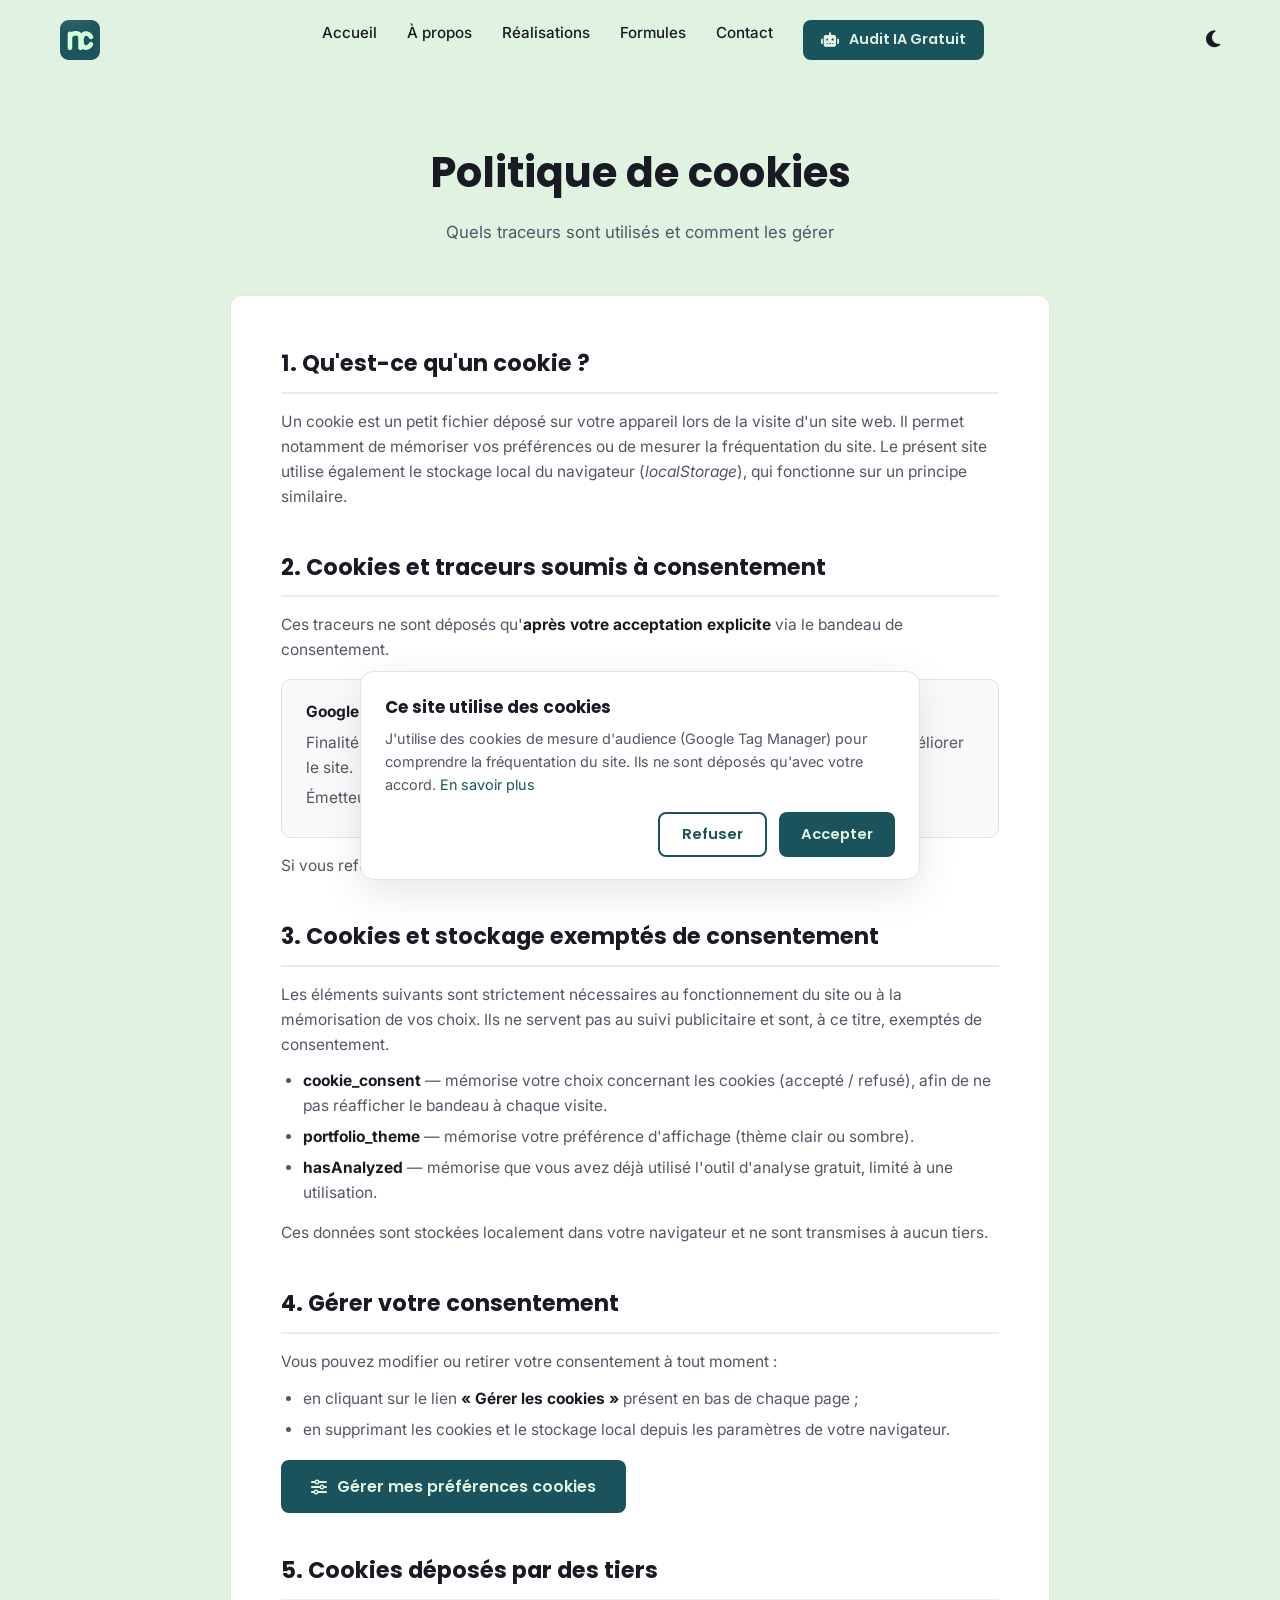
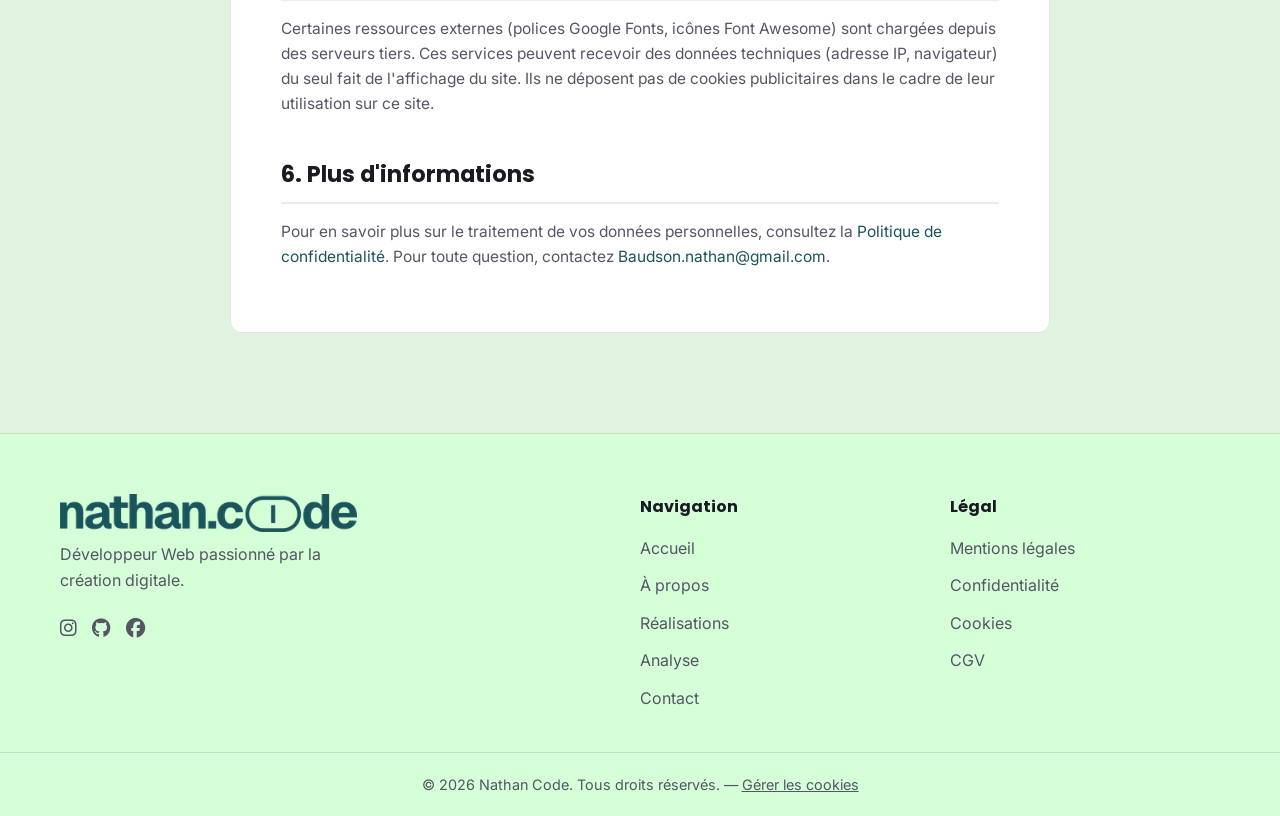
<file: cookies.html>
<!DOCTYPE html>
<html lang="fr">
<head>
    <meta charset="UTF-8">
    <meta name="viewport" content="width=device-width, initial-scale=1.0">
    <title>Politique de cookies | Nathan Code</title>
    <meta name="description" content="Politique de cookies du site de Nathan Code (Baudson Nathan) : quels cookies sont utilisés, à quelles fins, et comment gérer votre consentement.">
    <meta name="robots" content="noindex, follow">
    <link rel="canonical" href="https://nathan-code.be/cookies.html">

    <link rel="icon" type="image/svg+xml" href="images/favicon.svg">
    <link rel="icon" type="image/x-icon" href="images/favicon.ico">
    <link rel="apple-touch-icon" href="images/logo.webp">

    <link rel="preconnect" href="https://fonts.googleapis.com">
    <link rel="preconnect" href="https://fonts.gstatic.com" crossorigin>
    <link href="https://fonts.googleapis.com/css2?family=Inter:wght@300;400;500&family=Poppins:wght@500;600;700;800&display=swap" rel="stylesheet">
    <link rel="stylesheet" href="https://cdnjs.cloudflare.com/ajax/libs/font-awesome/6.4.0/css/all.min.css">
    <link rel="stylesheet" href="css/style.css">
</head>
<body>
    <div class="cursor-dot" id="cursor-dot"></div>
    <div class="cursor-outline" id="cursor-outline"></div>

    <header id="navbar">
        <div class="container nav-container">
            <a href="index.html#home" class="logo">
                <img src="images/logo.webp" alt="Logo Baudson Nathan" class="logo-img">
            </a>
            <nav id="nav-menu">
                <ul class="nav-links">
                    <li><a href="index.html#home" class="nav-link">Accueil</a></li>
                    <li><a href="index.html#about" class="nav-link">À propos</a></li>
                    <li><a href="index.html#works" class="nav-link">Réalisations</a></li>
                    <li><a href="index.html#pricing" class="nav-link">Formules</a></li>
                    <li><a href="index.html#contact" class="nav-link">Contact</a></li>
                    <li><a href="Analyse.html" class="btn btn-primary btn-pulse" style="padding: 8px 18px; font-size: 0.9rem;"><i class="fa-solid fa-robot"></i> Audit IA Gratuit</a></li>
                </ul>
            </nav>
            <div class="nav-actions">
                <button id="theme-toggle" class="theme-toggle" aria-label="Basculer le thème">
                    <i class="fa-solid fa-moon"></i>
                </button>
                <div class="hamburger" id="hamburger">
                    <span class="bar"></span>
                    <span class="bar"></span>
                    <span class="bar"></span>
                </div>
            </div>
        </div>
    </header>

    <main class="legal-page">
        <div class="container">
            <div class="legal-header">
                <h1>Politique de cookies</h1>
                <p class="legal-sub">Quels traceurs sont utilisés et comment les gérer</p>
            </div>

            <article class="legal-content">

                <h2>1. Qu'est-ce qu'un cookie ?</h2>
                <p>Un cookie est un petit fichier déposé sur votre appareil lors de la visite d'un site web. Il permet notamment de mémoriser vos préférences ou de mesurer la fréquentation du site. Le présent site utilise également le stockage local du navigateur (<em>localStorage</em>), qui fonctionne sur un principe similaire.</p>

                <h2>2. Cookies et traceurs soumis à consentement</h2>
                <p>Ces traceurs ne sont déposés qu'<strong>après votre acceptation explicite</strong> via le bandeau de consentement.</p>
                <div class="legal-data-box">
                    <p><strong>Google Tag Manager / mesure d'audience</strong></p>
                    <p>Finalité : statistiques de fréquentation (pages vues, durée, type d'appareil) afin d'améliorer le site.</p>
                    <p>Émetteur : Google. Durée : jusqu'à 14 mois.</p>
                </div>
                <p>Si vous refusez ou ne répondez pas au bandeau, aucun de ces traceurs n'est chargé.</p>

                <h2>3. Cookies et stockage exemptés de consentement</h2>
                <p>Les éléments suivants sont strictement nécessaires au fonctionnement du site ou à la mémorisation de vos choix. Ils ne servent pas au suivi publicitaire et sont, à ce titre, exemptés de consentement.</p>
                <ul>
                    <li><strong>cookie_consent</strong> — mémorise votre choix concernant les cookies (accepté / refusé), afin de ne pas réafficher le bandeau à chaque visite.</li>
                    <li><strong>portfolio_theme</strong> — mémorise votre préférence d'affichage (thème clair ou sombre).</li>
                    <li><strong>hasAnalyzed</strong> — mémorise que vous avez déjà utilisé l'outil d'analyse gratuit, limité à une utilisation.</li>
                </ul>
                <p>Ces données sont stockées localement dans votre navigateur et ne sont transmises à aucun tiers.</p>

                <h2>4. Gérer votre consentement</h2>
                <p>Vous pouvez modifier ou retirer votre consentement à tout moment :</p>
                <ul>
                    <li>en cliquant sur le lien <strong>« Gérer les cookies »</strong> présent en bas de chaque page ;</li>
                    <li>en supprimant les cookies et le stockage local depuis les paramètres de votre navigateur.</li>
                </ul>
                <p style="margin-top:18px;">
                    <button type="button" class="btn btn-primary" onclick="openCookieSettings();return false;">
                        <i class="fa-solid fa-sliders"></i> Gérer mes préférences cookies
                    </button>
                </p>

                <h2>5. Cookies déposés par des tiers</h2>
                <p>Certaines ressources externes (polices Google Fonts, icônes Font Awesome) sont chargées depuis des serveurs tiers. Ces services peuvent recevoir des données techniques (adresse IP, navigateur) du seul fait de l'affichage du site. Ils ne déposent pas de cookies publicitaires dans le cadre de leur utilisation sur ce site.</p>

                <h2>6. Plus d'informations</h2>
                <p>Pour en savoir plus sur le traitement de vos données personnelles, consultez la <a href="confidentialite.html">Politique de confidentialité</a>. Pour toute question, contactez <a href="mailto:Baudson.nathan@gmail.com">Baudson.nathan@gmail.com</a>.</p>

            </article>
        </div>
    </main>

    <footer id="footer">
        <div class="container footer-content">
            <div class="footer-col footer-brand">
                <img src="images/Nathan.code.webp" alt="Logo Baudson Nathan" class="footer-logo-img">
                <p>Développeur Web passionné par la création digitale.</p>
                <div class="footer-socials">
                    <a href="https://www.instagram.com/smowzey/" target="_blank" aria-label="Instagram"><i class="fa-brands fa-instagram"></i></a>
                    <a href="https://github.com/Smowzey" target="_blank" aria-label="GitHub"><i class="fa-brands fa-github"></i></a>
                    <a href="https://www.facebook.com/NathanBaudson.code" target="_blank" aria-label="Facebook"><i class="fa-brands fa-facebook"></i></a>
                </div>
            </div>
            <div class="footer-col">
                <h4>Navigation</h4>
                <div class="footer-links">
                    <a href="index.html#home">Accueil</a>
                    <a href="index.html#about">À propos</a>
                    <a href="index.html#works">Réalisations</a>
                    <a href="Analyse.html">Analyse</a>
                    <a href="index.html#contact">Contact</a>
                </div>
            </div>
            <div class="footer-col">
                <h4>Légal</h4>
                <div class="footer-links">
                    <a href="mentions-legales.html">Mentions légales</a>
                    <a href="confidentialite.html">Confidentialité</a>
                    <a href="cookies.html">Cookies</a>
                    <a href="cgv.html">CGV</a>
                </div>
            </div>
        </div>
        <div class="footer-bottom">
            <p>&copy; <span id="year"></span> Nathan Code. Tous droits réservés. — <a href="#" onclick="openCookieSettings();return false;" style="color:inherit;">Gérer les cookies</a></p>
        </div>
    </footer>

    <button id="back-to-top" aria-label="Retour en haut">
        <i class="fa-solid fa-arrow-up"></i>
    </button>

    <script src="js/cookies.js"></script>
    <script src="js/main.js"></script>
</body>
</html>
</file>
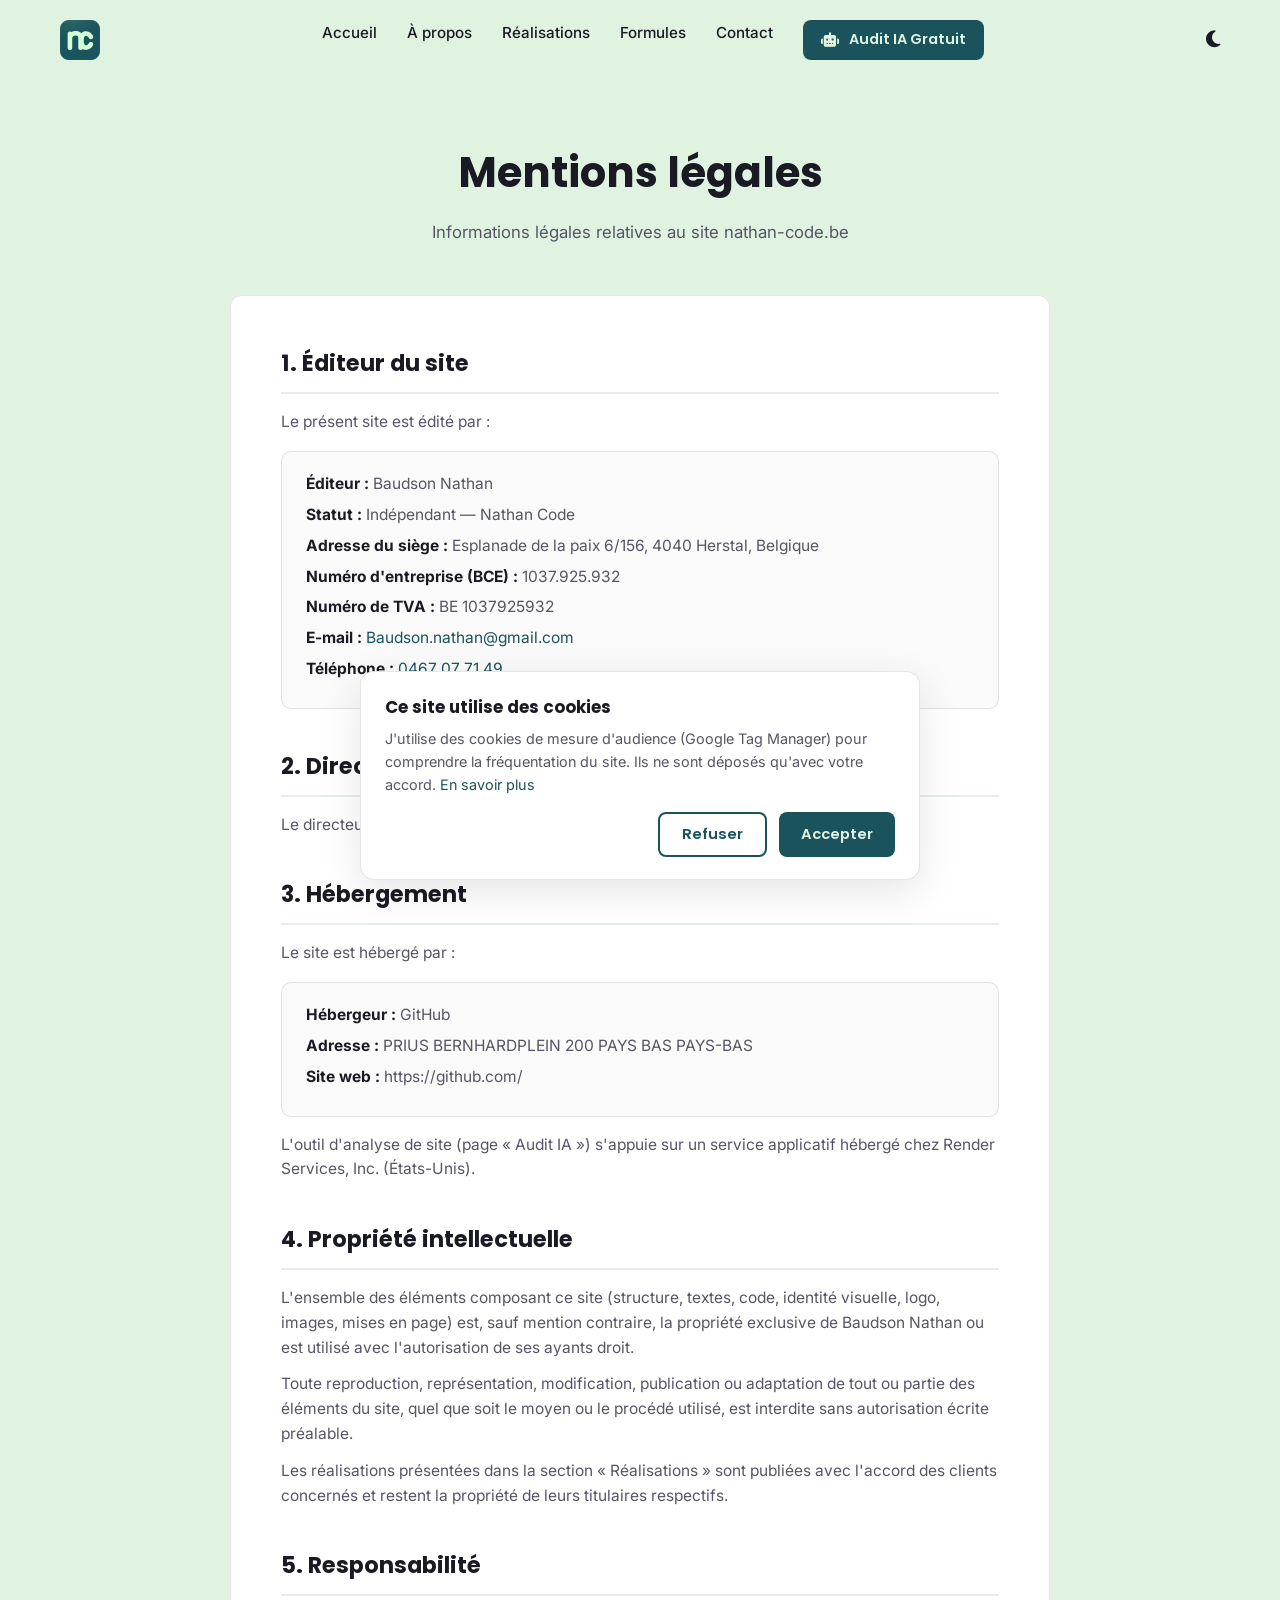
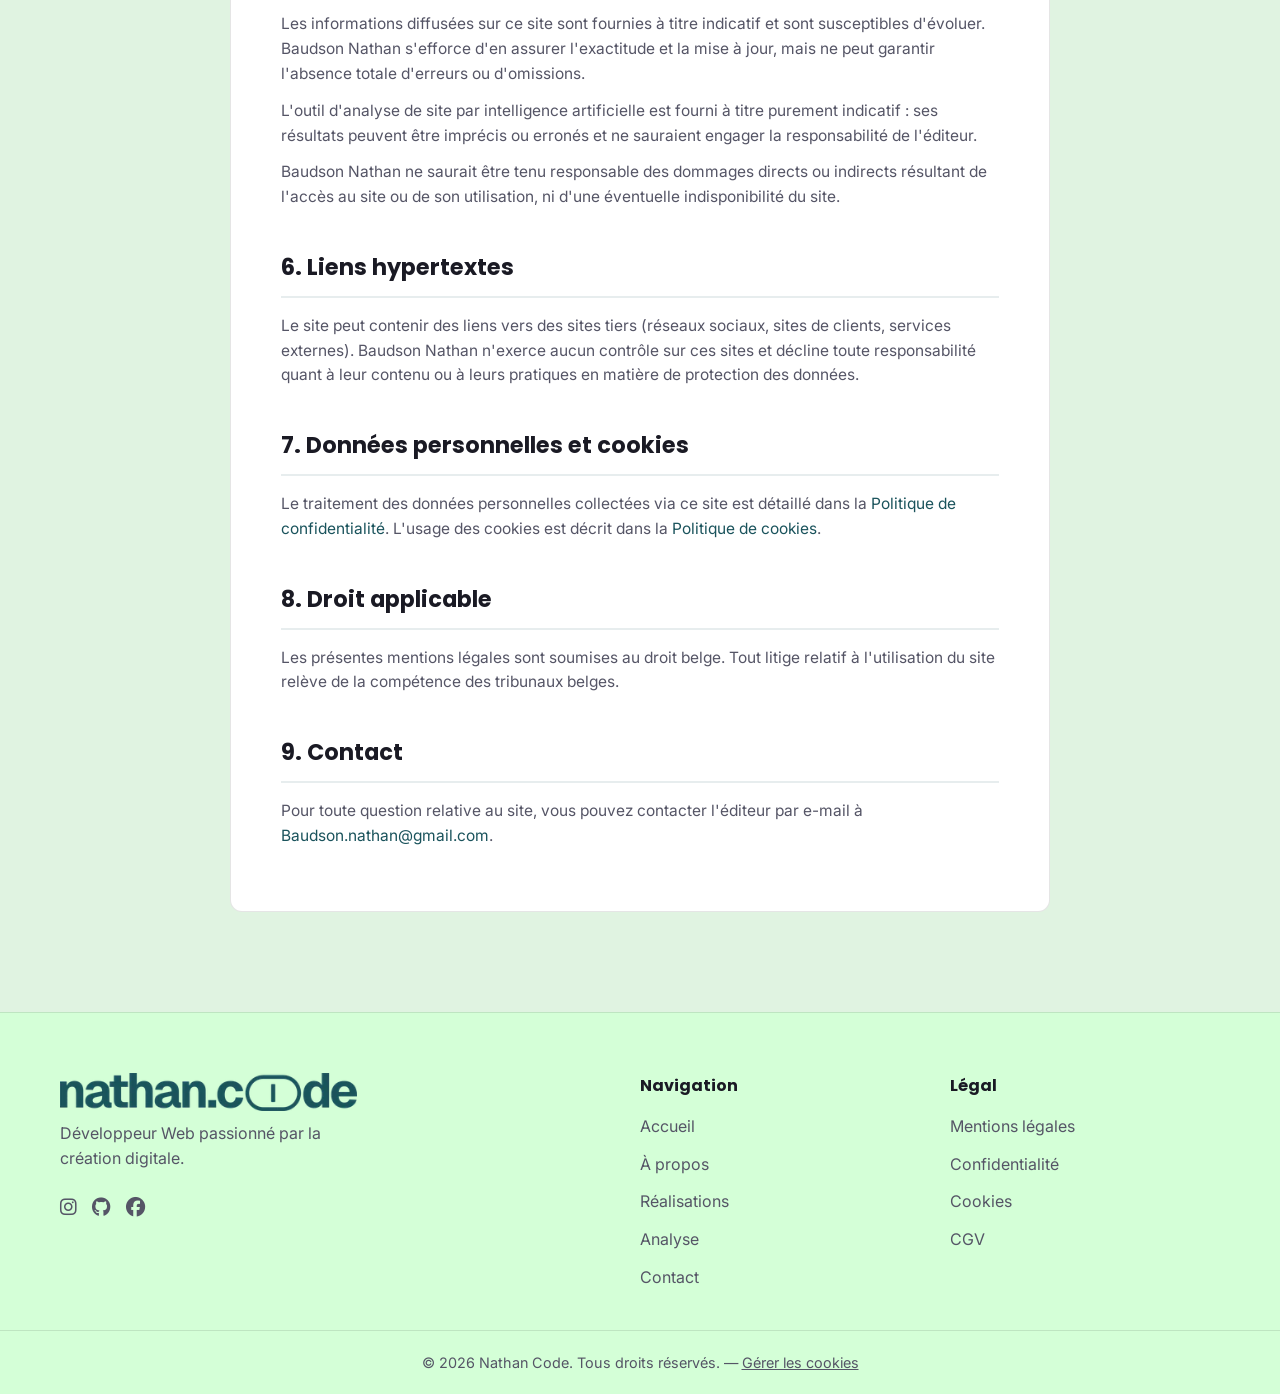
<file: mentions-legales.html>
<!DOCTYPE html>
<html lang="fr">
<head>
    <meta charset="UTF-8">
    <meta name="viewport" content="width=device-width, initial-scale=1.0">
    <title>Mentions légales | Nathan Code</title>
    <meta name="description" content="Mentions légales du site de Nathan Code (Baudson Nathan), développeur web freelance à Herstal (Liège), Belgique.">
    <meta name="robots" content="noindex, follow">
    <link rel="canonical" href="https://nathan-code.be/mentions-legales.html">

    <link rel="icon" type="image/svg+xml" href="images/favicon.svg">
    <link rel="icon" type="image/x-icon" href="images/favicon.ico">
    <link rel="apple-touch-icon" href="images/logo.webp">

    <link rel="preconnect" href="https://fonts.googleapis.com">
    <link rel="preconnect" href="https://fonts.gstatic.com" crossorigin>
    <link href="https://fonts.googleapis.com/css2?family=Inter:wght@300;400;500&family=Poppins:wght@500;600;700;800&display=swap" rel="stylesheet">
    <link rel="stylesheet" href="https://cdnjs.cloudflare.com/ajax/libs/font-awesome/6.4.0/css/all.min.css">
    <link rel="stylesheet" href="css/style.css">
</head>
<body>
    <div class="cursor-dot" id="cursor-dot"></div>
    <div class="cursor-outline" id="cursor-outline"></div>

    <header id="navbar">
        <div class="container nav-container">
            <a href="index.html#home" class="logo">
                <img src="images/logo.webp" alt="Logo Baudson Nathan" class="logo-img">
            </a>
            <nav id="nav-menu">
                <ul class="nav-links">
                    <li><a href="index.html#home" class="nav-link">Accueil</a></li>
                    <li><a href="index.html#about" class="nav-link">À propos</a></li>
                    <li><a href="index.html#works" class="nav-link">Réalisations</a></li>
                    <li><a href="index.html#pricing" class="nav-link">Formules</a></li>
                    <li><a href="index.html#contact" class="nav-link">Contact</a></li>
                    <li><a href="Analyse.html" class="btn btn-primary btn-pulse" style="padding: 8px 18px; font-size: 0.9rem;"><i class="fa-solid fa-robot"></i> Audit IA Gratuit</a></li>
                </ul>
            </nav>
            <div class="nav-actions">
                <button id="theme-toggle" class="theme-toggle" aria-label="Basculer le thème">
                    <i class="fa-solid fa-moon"></i>
                </button>
                <div class="hamburger" id="hamburger">
                    <span class="bar"></span>
                    <span class="bar"></span>
                    <span class="bar"></span>
                </div>
            </div>
        </div>
    </header>

    <main class="legal-page">
        <div class="container">
            <div class="legal-header">
                <h1>Mentions légales</h1>
                <p class="legal-sub">Informations légales relatives au site nathan-code.be</p>
            </div>

            <article class="legal-content">

                <h2>1. Éditeur du site</h2>
                <p>Le présent site est édité par :</p>
                <div class="legal-data-box">
                    <p><strong>Éditeur :</strong> Baudson Nathan</p>
                    <p><strong>Statut :</strong> Indépendant — Nathan Code</p>
                    <p><strong>Adresse du siège :</strong> Esplanade de la paix 6/156, 4040 Herstal, Belgique</p>
                    <p><strong>Numéro d'entreprise (BCE) :</strong> 1037.925.932</p>
                    <p><strong>Numéro de TVA :</strong> BE 1037925932</p>
                    <p><strong>E-mail :</strong> <a href="mailto:Baudson.nathan@gmail.com">Baudson.nathan@gmail.com</a></p>
                    <p><strong>Téléphone :</strong> <a href="tel:0467077149">0467 07 71 49</a></p>
                </div>

                <h2>2. Directeur de la publication</h2>
                <p>Le directeur de la publication est Baudson Nathan, en sa qualité d'éditeur du site.</p>

                <h2>3. Hébergement</h2>
                <p>Le site est hébergé par :</p>
                <div class="legal-data-box">
                    <p><strong>Hébergeur :</strong> GitHub</p>
                    <p><strong>Adresse :</strong> PRIUS BERNHARDPLEIN 200 PAYS BAS PAYS-BAS </p>
                    <p><strong>Site web :</strong> https://github.com/</p>
                </div>
                <p>L'outil d'analyse de site (page « Audit IA ») s'appuie sur un service applicatif hébergé chez Render Services, Inc. (États-Unis).</p>

                <h2>4. Propriété intellectuelle</h2>
                <p>L'ensemble des éléments composant ce site (structure, textes, code, identité visuelle, logo, images, mises en page) est, sauf mention contraire, la propriété exclusive de Baudson Nathan ou est utilisé avec l'autorisation de ses ayants droit.</p>
                <p>Toute reproduction, représentation, modification, publication ou adaptation de tout ou partie des éléments du site, quel que soit le moyen ou le procédé utilisé, est interdite sans autorisation écrite préalable.</p>
                <p>Les réalisations présentées dans la section « Réalisations » sont publiées avec l'accord des clients concernés et restent la propriété de leurs titulaires respectifs.</p>

                <h2>5. Responsabilité</h2>
                <p>Les informations diffusées sur ce site sont fournies à titre indicatif et sont susceptibles d'évoluer. Baudson Nathan s'efforce d'en assurer l'exactitude et la mise à jour, mais ne peut garantir l'absence totale d'erreurs ou d'omissions.</p>
                <p>L'outil d'analyse de site par intelligence artificielle est fourni à titre purement indicatif : ses résultats peuvent être imprécis ou erronés et ne sauraient engager la responsabilité de l'éditeur.</p>
                <p>Baudson Nathan ne saurait être tenu responsable des dommages directs ou indirects résultant de l'accès au site ou de son utilisation, ni d'une éventuelle indisponibilité du site.</p>

                <h2>6. Liens hypertextes</h2>
                <p>Le site peut contenir des liens vers des sites tiers (réseaux sociaux, sites de clients, services externes). Baudson Nathan n'exerce aucun contrôle sur ces sites et décline toute responsabilité quant à leur contenu ou à leurs pratiques en matière de protection des données.</p>

                <h2>7. Données personnelles et cookies</h2>
                <p>Le traitement des données personnelles collectées via ce site est détaillé dans la <a href="confidentialite.html">Politique de confidentialité</a>. L'usage des cookies est décrit dans la <a href="cookies.html">Politique de cookies</a>.</p>

                <h2>8. Droit applicable</h2>
                <p>Les présentes mentions légales sont soumises au droit belge. Tout litige relatif à l'utilisation du site relève de la compétence des tribunaux belges.</p>

                <h2>9. Contact</h2>
                <p>Pour toute question relative au site, vous pouvez contacter l'éditeur par e-mail à <a href="mailto:Baudson.nathan@gmail.com">Baudson.nathan@gmail.com</a>.</p>

            </article>
        </div>
    </main>

    <footer id="footer">
        <div class="container footer-content">
            <div class="footer-col footer-brand">
                <img src="images/Nathan.code.webp" alt="Logo Baudson Nathan" class="footer-logo-img">
                <p>Développeur Web passionné par la création digitale.</p>
                <div class="footer-socials">
                    <a href="https://www.instagram.com/smowzey/" target="_blank" aria-label="Instagram"><i class="fa-brands fa-instagram"></i></a>
                    <a href="https://github.com/Smowzey" target="_blank" aria-label="GitHub"><i class="fa-brands fa-github"></i></a>
                    <a href="https://www.facebook.com/NathanBaudson.code" target="_blank" aria-label="Facebook"><i class="fa-brands fa-facebook"></i></a>
                </div>
            </div>
            <div class="footer-col">
                <h4>Navigation</h4>
                <div class="footer-links">
                    <a href="index.html#home">Accueil</a>
                    <a href="index.html#about">À propos</a>
                    <a href="index.html#works">Réalisations</a>
                    <a href="Analyse.html">Analyse</a>
                    <a href="index.html#contact">Contact</a>
                </div>
            </div>
            <div class="footer-col">
                <h4>Légal</h4>
                <div class="footer-links">
                    <a href="mentions-legales.html">Mentions légales</a>
                    <a href="confidentialite.html">Confidentialité</a>
                    <a href="cookies.html">Cookies</a>
                    <a href="cgv.html">CGV</a>
                </div>
            </div>
        </div>
        <div class="footer-bottom">
            <p>&copy; <span id="year"></span> Nathan Code. Tous droits réservés. — <a href="#" onclick="openCookieSettings();return false;" style="color:inherit;">Gérer les cookies</a></p>
        </div>
    </footer>

    <button id="back-to-top" aria-label="Retour en haut">
        <i class="fa-solid fa-arrow-up"></i>
    </button>

    <script src="js/cookies.js"></script>
    <script src="js/main.js"></script>
</body>
</html>
</file>
<file: css/style.css>
/* ==========================================================================
   VARIABLES & RESET
   ========================================================================== */
:root {
    /* Couleurs - Thème Clair (Défaut) */
    --bg-main: #E0F3E1;
    --bg-secondary: #D4FFD7;
    --bg-card: #ffffff;
    --accent-primary: #1A535C; /* Bleu canard */
    --accent-secondary: #123b42; /* Bleu canard sombre */
    --text-main: #1a1a24;
    --text-muted: #555566;
    --border-color: rgba(0, 0, 0, 0.1);
    --error-color: #e53935;
    --success-color: #43a047;
    
    /* Variables d'opacité et composants (Thème clair) */
    --nav-bg-scrolled: rgba(224, 243, 225, 0.9);
    --overlay-bg: rgba(255, 255, 255, 0.85);
    --tag-bg: rgba(0, 0, 0, 0.05);
    --input-bg: rgba(0, 0, 0, 0.02);
    --input-bg-focus: rgba(0, 0, 0, 0.05);
    --popular-bg: linear-gradient(180deg, var(--bg-card) 0%, #f0f7f1 100%);
    --accent-primary-transparent: rgba(26, 83, 92, 0.1);
    --accent-primary-shadow: rgba(26, 83, 92, 0.3);
    --shadow-hover: rgba(0, 0, 0, 0.1);
    --shadow-btn: rgba(0, 0, 0, 0.15);
    
    /* Typographie */
    --font-heading: 'Poppins', sans-serif;
    --font-body: 'Inter', sans-serif;
    
    /* Transitions */
    --transition-fast: 0.3s ease;
    --transition-slow: 0.6s cubic-bezier(0.16, 1, 0.3, 1);
}

/* Thème Sombre — inversion du thème clair (teal foncé + accents mint) */
body.dark-theme {
    --bg-main: #123b42;
    --bg-secondary: #0e2e34;
    --bg-card: #1A535C;
    --accent-primary: #D4FFD7;
    --accent-secondary: #D4FFD7;
    --text-main: #ffffff;
    --text-muted: rgba(255, 255, 255, 0.7);
    --border-color: rgba(212, 255, 215, 0.12);
    --error-color: #ff6b6b;
    --success-color: #7ee787;

    --nav-bg-scrolled: rgba(18, 59, 66, 0.9);
    --overlay-bg: rgba(14, 46, 52, 0.85);
    --tag-bg: rgba(212, 255, 215, 0.08);
    --input-bg: rgba(212, 255, 215, 0.04);
    --input-bg-focus: rgba(212, 255, 215, 0.08);
    --popular-bg: linear-gradient(180deg, var(--bg-card) 0%, #154850 100%);
    --accent-primary-transparent: rgba(212, 255, 215, 0.1);
    --accent-primary-shadow: rgba(212, 255, 215, 0.25);
    --shadow-hover: rgba(0, 0, 0, 0.4);
    --shadow-btn: rgba(0, 0, 0, 0.35);
}

* {
    margin: 0;
    padding: 0;
    box-sizing: border-box;
}

html {
    scroll-behavior: smooth;
}

body {
    font-family: var(--font-body);
    background-color: var(--bg-main);
    color: var(--text-main);
    line-height: 1.6;
    overflow-x: hidden;
}

/* ==========================================================================
   CUSTOM CURSOR
   ========================================================================== */
@media (pointer: fine) {
    body, a, button, input, textarea {
        cursor: none !important;
    }
}

.cursor-dot,
.cursor-outline {
    position: fixed;
    top: 0;
    left: 0;
    transform: translate3d(-50%, -50%, 0);
    border-radius: 50%;
    z-index: 9999;
    pointer-events: none;
    opacity: 0;
    will-change: transform, width, height;
}

/* Point central — précis, suit la souris à 1:1 */
.cursor-dot {
    width: 6px;
    height: 6px;
    background-color: var(--accent-primary);
    box-shadow: 0 0 12px var(--accent-primary-shadow);
    transition: opacity 0.3s ease, width 0.25s cubic-bezier(0.16, 1, 0.3, 1), height 0.25s cubic-bezier(0.16, 1, 0.3, 1);
}

/* Anneau extérieur — suit avec un léger retard (lerp côté JS) */
.cursor-outline {
    width: 38px;
    height: 38px;
    border: 1.5px solid var(--accent-primary);
    transition: opacity 0.3s ease, width 0.3s cubic-bezier(0.16, 1, 0.3, 1), height 0.3s cubic-bezier(0.16, 1, 0.3, 1), background-color 0.25s ease, border-color 0.25s ease;
}

/* Au hover : le point disparaît, l'anneau grossit et se teinte */
.cursor-dot.hover {
    width: 0;
    height: 0;
}

.cursor-outline.hover {
    width: 56px;
    height: 56px;
    background-color: var(--accent-primary-transparent);
}

@media (pointer: coarse) {
    .cursor-dot, .cursor-outline {
        display: none !important;
    }
}

/* ==========================================================================
   TYPOGRAPHIE & UTILITAIRES
   ========================================================================== */
h1, h2, h3, h4, h5, h6 {
    font-family: var(--font-heading);
    color: var(--text-main);
}

.container {
    width: 100%;
    max-width: 1200px;
    margin: 0 auto;
    padding: 0 20px;
}

.section {
    padding: 100px 0;
}

.bg-secondary {
    background-color: var(--bg-secondary);
}

.section-title {
    font-size: 2.5rem;
    text-align: center;
    margin-bottom: 60px;
    position: relative;
}

.section-title::after {
    content: '';
    position: absolute;
    bottom: -10px;
    left: 50%;
    transform: translateX(-50%);
    width: 50px;
    height: 4px;
    background-color: var(--accent-primary);
    border-radius: 2px;
}

.beta-badge {
    font-size: 0.9rem;
    background-color: var(--accent-primary);
    color: var(--bg-main);
    padding: 4px 12px;
    border-radius: 20px;
    vertical-align: middle;
    margin-left: 10px;
    font-weight: 700;
    letter-spacing: 1px;
    text-transform: uppercase;
}

.mt-4 { margin-top: 1.5rem; }
.w-100 { width: 100%; }

/* ==========================================================================
   BOUTONS
   ========================================================================== */
.btn {
    display: inline-flex;
    align-items: center;
    justify-content: center;
    padding: 14px 30px;
    font-family: var(--font-heading);
    font-weight: 600;
    font-size: 1rem;
    text-decoration: none;
    border-radius: 8px;
    cursor: pointer;
    transition: var(--transition-fast);
    gap: 10px;
    border: none;
}

.btn-primary {
    background-color: var(--accent-primary);
    color: var(--bg-main);
}

.btn-primary:hover {
    transform: translateY(-3px);
    box-shadow: 0 10px 20px var(--accent-primary-shadow);
}

.btn-outline {
    background-color: transparent;
    color: var(--accent-primary);
    border: 2px solid var(--accent-primary);
}

.btn-outline:hover {
    background-color: var(--accent-primary);
    color: var(--bg-main);
}

.btn-pulse {
    animation: pulse-glow 2s infinite;
}

@keyframes pulse-glow {
    0% { box-shadow: 0 0 0 0 var(--accent-primary-shadow); }
    70% { box-shadow: 0 0 0 15px transparent; }
    100% { box-shadow: 0 0 0 0 transparent; }
}

/* ==========================================================================
   LOADER
   ========================================================================== */
#loader {
    position: fixed;
    top: 0; left: 0; width: 100%; height: 100%;
    background-color: var(--bg-main);
    display: flex;
    justify-content: center;
    align-items: center;
    z-index: 9999;
    transition: opacity 0.5s ease;
}

.spinner {
    width: 50px;
    height: 50px;
    border: 4px solid var(--border-color);
    border-top-color: var(--accent-primary);
    border-radius: 50%;
    animation: spin 1s linear infinite;
}

@keyframes spin {
    100% { transform: rotate(360deg); }
}

/* ==========================================================================
   NAVIGATION
   ========================================================================== */
#navbar {
    position: fixed;
    top: 0; left: 0; width: 100%;
    padding: 20px 0;
    z-index: 1000;
    transition: var(--transition-fast);
    border-bottom: 1px solid transparent;
}

#navbar.scrolled {
    padding: 15px 0;
    background-color: var(--nav-bg-scrolled);
    backdrop-filter: blur(10px);
    -webkit-backdrop-filter: blur(10px);
    border-bottom: 1px solid var(--border-color);
}

.nav-container {
    display: flex;
    justify-content: space-between;
    align-items: center;
}

.logo-img {
    height: 40px;
    width: auto;
    display: block;
}

.footer-logo-img {
    height: 38px;
    width: auto;
    display: block;
    margin: 0 auto 10px;
}

.nav-links {
    display: flex;
    list-style: none;
    gap: 30px;
}

.nav-link {
    color: var(--text-main);
    text-decoration: none;
    font-weight: 500;
    font-size: 0.95rem;
    transition: var(--transition-fast);
    position: relative;
}

.nav-link::after {
    content: '';
    position: absolute;
    bottom: -5px; left: 0;
    width: 0; height: 2px;
    background-color: var(--accent-primary);
    transition: var(--transition-fast);
}

.nav-link:hover::after, .nav-link.active::after {
    width: 100%;
}

.nav-link:hover, .nav-link.active {
    color: var(--accent-primary);
}

.nav-actions {
    display: flex;
    align-items: center;
    gap: 20px;
}

.theme-toggle {
    background: transparent;
    border: none;
    color: var(--text-main);
    font-size: 1.2rem;
    cursor: pointer;
    transition: color var(--transition-fast), transform var(--transition-fast);
    display: flex;
    align-items: center;
    justify-content: center;
}

.theme-toggle:hover {
    color: var(--accent-primary);
    transform: scale(1.1);
}

.hamburger {
    display: none;
    cursor: pointer;
}

.hamburger .bar {
    display: block;
    width: 25px; height: 3px;
    margin: 5px auto;
    background-color: var(--text-main);
    transition: var(--transition-fast);
}

/* ==========================================================================
   HERO
   ========================================================================== */
.hero {
    min-height: 100vh;
    display: flex;
    align-items: center;
    justify-content: center;
    position: relative;
    overflow: hidden;
}

.bg-shapes {
    position: absolute;
    top: 0; left: 0; width: 100%; height: 100%;
    z-index: -1;
}

.shape {
    position: absolute;
    border-radius: 50%;
    filter: blur(80px);
    opacity: 0.3;
    animation: orb-float 15s infinite ease-in-out;
}

.shape-1 {
    top: 10%; left: 10%;
    width: 350px; height: 350px;
    background-color: var(--accent-primary);
}

.shape-2 {
    bottom: 10%; right: 10%;
    width: 450px; height: 450px;
    background-color: var(--accent-secondary);
    animation-delay: -7.5s;
}

@keyframes orb-float {
    0% { transform: translate(0, 0) scale(1); }
    33% { transform: translate(15vw, -10vh) scale(1.2); }
    66% { transform: translate(-10vw, 15vh) scale(0.8); }
    100% { transform: translate(0, 0) scale(1); }
}

.hero-content {
    text-align: center;
    z-index: 1;
}

.greeting {
    color: var(--accent-primary);
    font-size: 1.2rem;
    font-weight: 500;
    margin-bottom: 10px;
}

.hero-name {
    font-size: 4.5rem;
    line-height: 1.2;
    margin-bottom: 10px;
}

.hero-title {
    font-size: 2rem;
    color: var(--text-muted);
    margin-bottom: 25px;
    height: 48px; /* Évite les sauts lors du typewriter */
}

.cursor {
    animation: blink 1s infinite;
    color: var(--accent-primary);
}

@keyframes blink {
    0%, 100% { opacity: 1; }
    50% { opacity: 0; }
}

.hero-hook {
    max-width: 600px;
    margin: 0 auto 40px;
    font-size: 1.1rem;
    color: var(--text-muted);
}

.hero-buttons {
    display: flex;
    justify-content: center;
    gap: 20px;
}

.scroll-down {
    position: absolute;
    bottom: 30px;
    left: 50%;
    transform: translateX(-50%);
    color: var(--text-main);
    font-size: 1.5rem;
    animation: bounce 2s infinite;
}

@keyframes bounce {
    0%, 20%, 50%, 80%, 100% { transform: translateY(0) translateX(-50%); }
    40% { transform: translateY(-15px) translateX(-50%); }
    60% { transform: translateY(-7px) translateX(-50%); }
}

/* ==========================================================================
   ABOUT
   ========================================================================== */
.about-grid {
    display: grid;
    grid-template-columns: 1fr;
    gap: 50px;
    align-items: center;
}

.about-image-wrapper {
    position: relative;
    width: 100%;
    max-width: 350px;
    margin: 0 auto;
}

.image-border-anim {
    position: absolute;
    top: -15px; left: -15px; right: -15px; bottom: -15px;
    border: 2px solid var(--accent-primary);
    border-radius: 20px;
    z-index: -1;
    animation: morph 8s ease-in-out infinite;
}

@keyframes morph {
    0% { border-radius: 60% 40% 30% 70% / 60% 30% 70% 40%; }
    50% { border-radius: 30% 60% 70% 40% / 50% 60% 30% 60%; }
    100% { border-radius: 60% 40% 30% 70% / 60% 30% 70% 40%; }
}

.about-image-wrapper picture {
    display: block;
    width: 100%;
}

.about-image {
    width: 100%;
    height: auto;
    aspect-ratio: 3 / 4;
    object-fit: cover;
    border-radius: 20px;
    display: block;
}

.about-text h3 { margin-bottom: 20px; font-size: 1.8rem; }
.about-text .bio { color: var(--text-muted); margin-bottom: 30px; }

.skills-container { margin-bottom: 30px; }
.skills-container h4 { margin-bottom: 15px; }

.soft-skills {
    display: flex;
    flex-wrap: wrap;
    gap: 10px;
}

.tag {
    padding: 6px 15px;
    background-color: var(--bg-card);
    border: 1px solid var(--border-color);
    border-radius: 20px;
    font-size: 0.85rem;
    color: var(--accent-primary);
}

/* ==========================================================================
   PORTFOLIO (TRAVAUX)
   ========================================================================== */
.filters {
    display: flex;
    justify-content: center;
    flex-wrap: wrap;
    gap: 15px;
    margin-bottom: 40px;
}

.filter-btn {
    background: transparent;
    border: 1px solid var(--border-color);
    color: var(--text-main);
    padding: 8px 20px;
    border-radius: 30px;
    cursor: pointer;
    transition: var(--transition-fast);
    font-family: var(--font-body);
}

.filter-btn:hover, .filter-btn.active {
    background-color: var(--accent-primary);
    border-color: var(--accent-primary);
    color: var(--bg-main);
}

.portfolio-grid {
    display: grid;
    grid-template-columns: 1fr;
    gap: 30px;
}

.card {
    background-color: var(--bg-card);
    border-radius: 12px;
    overflow: hidden;
    border: 1px solid var(--border-color);
    transition: var(--transition-slow);
    display: flex;
    flex-direction: column;
}

.card:hover {
    transform: translateY(-10px);
    box-shadow: 0 15px 30px var(--shadow-hover);
    border-color: var(--accent-primary);
}

.card-img-wrapper {
    position: relative;
    overflow: hidden;
    aspect-ratio: 16/9;
}

.card-img {
    width: 100%;
    height: 100%;
    object-fit: cover;
    transition: var(--transition-slow);
}

.card:hover .card-img {
    transform: scale(1.05);
}

.card-overlay {
    position: absolute;
    top: 0; left: 0; width: 100%; height: 100%;
    background-color: var(--overlay-bg);
    display: flex;
    justify-content: center;
    align-items: center;
    gap: 15px;
    opacity: 0;
    transition: var(--transition-fast);
}

.card:hover .card-overlay {
    opacity: 1;
}

.btn-icon {
    width: 45px; height: 45px;
    border-radius: 50%;
    background-color: var(--accent-primary);
    color: var(--bg-main);
    display: flex;
    justify-content: center;
    align-items: center;
    text-decoration: none;
    font-size: 1.2rem;
    transform: translateY(20px);
    transition: var(--transition-fast);
}

.card:hover .btn-icon {
    transform: translateY(0);
}

.card-content {
    padding: 25px;
    flex-grow: 1;
    display: flex;
    flex-direction: column;
}

.card-title {
    font-size: 1.2rem;
    margin-bottom: 10px;
}

.card-desc {
    color: var(--text-muted);
    font-size: 0.95rem;
    margin-bottom: 20px;
    flex-grow: 1;
}

.card-tags {
    display: flex;
    flex-wrap: wrap;
    gap: 8px;
}

.card-tags span {
    font-size: 0.8rem;
    color: var(--text-muted);
    background-color: var(--tag-bg);
    padding: 4px 10px;
    border-radius: 4px;
}

/* ==========================================================================
   PRICING (FORMULES)
   ========================================================================== */
.pricing-grid {
    display: grid;
    grid-template-columns: 1fr;
    gap: 30px;
    align-items: stretch;
    justify-content: center;
}

.pricing-card {
    background-color: var(--bg-card);
    border: 1px solid var(--border-color);
    border-radius: 12px;
    padding: 40px 30px;
    text-align: center;
    position: relative;
    transition: var(--transition-slow);
    display: flex;
    flex-direction: column;
}

.pricing-card:hover {
    border-color: var(--accent-primary);
}

.pricing-card.popular {
    background: var(--popular-bg);
    border-color: var(--accent-primary);
    box-shadow: 0 10px 40px var(--accent-primary-transparent);
}

.popular-badge {
    position: absolute;
    top: -15px; left: 50%;
    transform: translateX(-50%);
    background: linear-gradient(90deg, var(--accent-primary), var(--accent-secondary));
    color: var(--bg-main);
    padding: 5px 15px;
    border-radius: 20px;
    font-weight: 600;
    font-size: 0.85rem;
}

.plan-name {
    font-size: 1.5rem;
    margin-bottom: 15px;
}

.plan-price {
    font-size: 2.5rem;
    font-weight: 700;
    color: var(--accent-primary);
    margin-bottom: 30px;
}

.plan-price span {
    font-size: 1rem;
    color: var(--text-muted);
    font-weight: 400;
}

.plan-features {
    list-style: none;
    margin: 0 auto 40px auto;
    width: 100%;
    max-width: 320px;
    text-align: left;
}

.plan-features li {
    margin-bottom: 15px;
    color: var(--text-main);
    line-height: 1.5;
    padding-left: 28px;
    position: relative;
    font-size: 0.95rem;
}

.plan-features li i {
    color: var(--accent-primary);
    position: absolute;
    left: 0;
    top: 0.3em;
    width: 18px;
    text-align: center;
    font-size: 0.95em;
}

.pricing-card .btn {
    margin-top: auto;
}

.section-subtitle {
    text-align: center;
    color: var(--text-muted);
    max-width: 680px;
    margin: -20px auto 50px auto;
    font-size: 1.05rem;
}

.plan-icon {
    font-size: 2.2rem;
    margin-bottom: 10px;
    line-height: 1;
}

.plan-target {
    font-size: 0.88rem;
    color: var(--text-muted);
    margin-bottom: 20px;
    min-height: 2.6em;
    font-style: italic;
}

.feat-sub {
    display: block;
    width: 100%;
    font-size: 0.78rem;
    font-style: italic;
    color: var(--text-muted);
    margin-top: 2px;
}

/* TABLEAU COMPARATIF */
.compare-wrapper {
    margin-top: 80px;
}

.compare-title {
    text-align: center;
    font-size: 1.8rem;
    margin-bottom: 30px;
    color: var(--text-main);
}

.compare-scroll {
    overflow-x: auto;
    border-radius: 12px;
    border: 1px solid var(--border-color);
    background-color: var(--bg-card);
}

.compare-table {
    width: 100%;
    border-collapse: collapse;
    min-width: 860px;
    font-size: 0.95rem;
    table-layout: fixed;
}

.compare-table th:first-child,
.compare-table td:first-child {
    width: 26%;
}

.compare-table thead th:not(:first-child),
.compare-table tbody td {
    width: 18.5%;
}

.compare-table th,
.compare-table td {
    padding: 14px 18px;
    text-align: center;
    border-bottom: 1px solid var(--border-color);
    word-wrap: break-word;
}

.compare-table thead th {
    background-color: var(--bg-secondary);
    color: var(--text-main);
    font-weight: 700;
    font-size: 1rem;
    position: sticky;
    top: 0;
}

.compare-table tbody th {
    text-align: left;
    color: var(--text-main);
    font-weight: 500;
    background-color: transparent;
}

.compare-table tbody tr:last-child th,
.compare-table tbody tr:last-child td {
    border-bottom: none;
}

.compare-table tbody tr:hover {
    background-color: var(--accent-primary-transparent);
}

.compare-table .th-highlight,
.compare-table .td-highlight {
    background: linear-gradient(180deg, var(--accent-primary-transparent), transparent);
    color: var(--accent-primary);
    font-weight: 600;
}

.compare-table .th-highlight {
    background: var(--accent-primary);
    color: var(--bg-main);
}

.compare-table .th-sub {
    display: inline-block;
    font-size: 0.78rem;
    font-weight: 400;
    font-style: italic;
    color: var(--text-muted);
    margin-top: 2px;
}

.compare-table .ok { color: var(--accent-primary); }
.compare-table .ko { color: var(--text-muted); opacity: 0.5; }

/* Tableau comparatif — version mobile (carte par ligne) */
@media (max-width: 720px) {
    .compare-scroll {
        overflow-x: visible;
        border: none;
        background: transparent;
        padding: 0;
    }

    .compare-table {
        min-width: 0;
        width: 100%;
        table-layout: auto;
        font-size: 0.9rem;
        border-collapse: separate;
        border-spacing: 0;
    }

    .compare-table thead { display: none; }

    .compare-table tbody,
    .compare-table tr {
        display: block;
        width: 100%;
    }

    .compare-table tr {
        background-color: var(--bg-card);
        border: 1px solid var(--border-color);
        border-radius: 12px;
        padding: 16px 18px;
        margin-bottom: 16px;
    }

    .compare-table tr:hover {
        background-color: var(--bg-card);
    }

    .compare-table tbody th {
        display: block;
        width: 100%;
        text-align: left;
        font-weight: 700;
        font-size: 1rem;
        color: var(--accent-primary);
        padding: 0 0 12px 0;
        border-bottom: 1px solid var(--border-color);
        margin-bottom: 12px;
    }

    .compare-table tbody td {
        display: flex;
        justify-content: space-between;
        align-items: center;
        width: 100% !important;
        text-align: right;
        padding: 8px 0;
        border: none;
        gap: 12px;
    }

    .compare-table tbody td::before {
        content: attr(data-label);
        font-weight: 500;
        color: var(--text-muted);
        text-align: left;
        flex: 1;
    }

    .compare-table tbody td.td-highlight {
        background: var(--accent-primary-transparent);
        border-radius: 6px;
        padding: 8px 10px;
        margin: 4px -4px;
    }

    .compare-table tbody td.td-highlight::before {
        color: var(--accent-primary);
        font-weight: 700;
    }

    .compare-table tbody tr:last-child {
        margin-bottom: 0;
    }

    .compare-table tbody tr:last-child td {
        border-bottom: none;
    }

    .compare-table .th-sub {
        display: block;
        margin-top: 4px;
    }
}

/* ADD-ONS */
.addons-wrapper {
    margin-top: 80px;
}

.addons-intro {
    text-align: center;
    color: var(--text-muted);
    margin: -15px auto 35px auto;
    max-width: 600px;
}

.addons-grid {
    display: grid;
    grid-template-columns: 1fr;
    gap: 12px;
    max-width: 760px;
    margin: 0 auto;
}

.addon-item {
    display: flex;
    justify-content: space-between;
    align-items: center;
    gap: 15px;
    background-color: var(--bg-card);
    border: 1px solid var(--border-color);
    border-radius: 10px;
    padding: 14px 20px;
    transition: var(--transition-slow);
}

.addon-item:hover {
    border-color: var(--accent-primary);
    transform: translateX(4px);
}

.addon-label {
    display: flex;
    align-items: center;
    gap: 12px;
    color: var(--text-main);
    font-weight: 500;
}

.addon-label i {
    color: var(--accent-primary);
    width: 20px;
    text-align: center;
}

.addon-price {
    color: var(--accent-primary);
    font-weight: 700;
    white-space: nowrap;
}

.addon-price small {
    color: var(--text-muted);
    font-weight: 400;
    font-size: 0.8rem;
    margin-left: 2px;
}

.addon-price-text {
    font-size: 0.9rem;
    font-style: italic;
    font-weight: 500;
    white-space: normal;
    text-align: right;
}

@media (min-width: 600px) {
    .addons-grid { grid-template-columns: 1fr 1fr; }
}

/* ==========================================================================
   INSPIRATIONS (SCROLLING IMAGES)
   ========================================================================== */
.overflow-hidden {
    overflow: hidden;
}

.scrolling-wrapper {
    position: relative;
    width: 100%;
    padding: 20px 0;
}

.scrolling-wrapper::before,
.scrolling-wrapper::after {
    content: '';
    position: absolute;
    top: 0;
    width: 150px;
    height: 100%;
    z-index: 2;
    pointer-events: none;
}

.scrolling-wrapper::before {
    left: 0;
    background: linear-gradient(to right, var(--bg-secondary) 0%, transparent 100%);
}

.scrolling-wrapper::after {
    right: 0;
    background: linear-gradient(to left, var(--bg-secondary) 0%, transparent 100%);
}

.scrolling-content {
    display: flex;
    width: max-content;
    animation: scroll-left 40s linear infinite;
}

.scrolling-content:hover {
    animation-play-state: paused;
}

.scrolling-track {
    display: flex;
    gap: 30px;
    padding-right: 30px;
    flex-shrink: 0;
}

.inspi-image {
    width: 350px;
    height: 250px;
    object-fit: cover;
    border-radius: 12px;
    border: 1px solid var(--border-color);
    transition: transform var(--transition-fast), border-color var(--transition-fast), filter var(--transition-fast);
    filter: grayscale(80%) brightness(0.8);
    cursor: pointer;
}


.inspi-image:hover {
    transform: scale(1.05);
    border-color: var(--accent-primary);
    filter: grayscale(0%) brightness(1);
}

@keyframes scroll-left {
    0% { transform: translateX(0); }
    100% { transform: translateX(-50%); }
}

/* ==========================================================================
   FAQ (OPTIMISATION IA)
   ========================================================================== */
.faq-grid {
    max-width: 800px;
    margin: 0 auto;
    display: flex;
    flex-direction: column;
    gap: 15px;
}

.faq-item {
    background-color: var(--bg-card);
    border: 1px solid var(--border-color);
    border-radius: 8px;
    overflow: hidden;
    transition: var(--transition-fast);
}

.faq-item.active {
    border-color: var(--accent-primary);
    box-shadow: 0 5px 15px var(--shadow-hover);
}

.faq-header {
    padding: 20px;
    display: flex;
    justify-content: space-between;
    align-items: center;
    cursor: pointer;
}

.faq-header h3 {
    font-size: 1.1rem;
    font-weight: 500;
    margin: 0;
}

.faq-header i {
    color: var(--accent-primary);
    transition: transform var(--transition-fast);
}

.faq-item.active .faq-header i {
    transform: rotate(180deg);
}

.faq-body {
    max-height: 0;
    overflow: hidden;
    transition: max-height 0.4s ease, padding 0.4s ease;
    background-color: var(--input-bg);
}

.faq-item.active .faq-body {
    max-height: 300px;
    padding: 0 20px 20px 20px;
}

/* ==========================================================================
   CONTACT
   ========================================================================== */
.contact-grid {
    display: grid;
    grid-template-columns: 1fr;
    gap: 50px;
}

.contact-info h3 { font-size: 1.8rem; margin-bottom: 15px; }
.contact-info p { color: var(--text-muted); margin-bottom: 30px; }

.contact-details {
    display: flex;
    flex-direction: column;
    gap: 20px;
    align-items: flex-start;
}

.contact-item {
    display: flex;
    align-items: center;
    gap: 15px;
    color: var(--text-main);
    text-decoration: none;
    font-size: 1.1rem;
    transition: var(--transition-fast);
}

.contact-item i {
    width: 40px; height: 40px;
    background-color: var(--bg-card);
    border-radius: 50%;
    display: flex;
    align-items: center;
    justify-content: center;
    color: var(--accent-primary);
    border: 1px solid var(--border-color);
}

.contact-item[href]:hover { color: var(--accent-primary); }

.social-links { display: flex; gap: 15px; }
.social-links a {
    width: 45px; height: 45px;
    border-radius: 50%;
    background-color: var(--bg-card);
    display: flex;
    justify-content: center;
    align-items: center;
    color: var(--text-main);
    text-decoration: none;
    transition: var(--transition-fast);
    border: 1px solid var(--border-color);
}
.social-links a:hover {
    background-color: var(--accent-primary);
    color: var(--bg-main);
}

.contact-form {
    background-color: var(--bg-card);
    padding: 40px;
    border-radius: 12px;
    border: 1px solid var(--border-color);
}

.form-group { margin-bottom: 18px; }

.form-group label,
.form-checkboxes legend {
    display: flex;
    font-size: 0.88rem;
    font-weight: 600;
    color: var(--text-main);
    margin-bottom: 6px;
    padding: 0;
}

.required {
    color: var(--accent-primary);
    font-weight: 700;
}

.form-row {
    display: grid;
    grid-template-columns: 1fr;
    gap: 0 18px;
}

@media (min-width: 600px) {
    .form-row { grid-template-columns: 1fr 1fr; }
}

.form-group input, .form-group textarea, .form-group select {
    width: 100%;
    padding: 13px 15px;
    background-color: var(--input-bg);
    border: 1px solid var(--border-color);
    border-radius: 8px;
    color: var(--text-main);
    font-family: var(--font-body);
    font-size: 1rem;
    transition: var(--transition-fast);
}

.form-group input:focus, .form-group textarea:focus, .form-group select:focus {
    outline: none;
    border-color: var(--accent-primary);
    background-color: var(--input-bg-focus);
    box-shadow: 0 0 0 3px var(--accent-primary-transparent);
}

.form-group select option {
    background-color: var(--bg-card);
    color: var(--text-main);
}

/* Checkboxes / add-ons */
.form-checkboxes {
    border: 1px dashed var(--border-color);
    border-radius: 10px;
    padding: 16px 18px;
    margin-bottom: 18px;
}

.form-checkboxes legend {
    padding: 0 8px;
    margin-bottom: 0;
}

.checkbox-grid {
    display: grid;
    grid-template-columns: 1fr;
    gap: 8px 16px;
    margin-top: 10px;
}

@media (min-width: 500px) {
    .checkbox-grid { grid-template-columns: 1fr 1fr; }
}

.check-item {
    display: flex;
    align-items: center;
    gap: 14px;
    cursor: pointer;
    font-size: 0.95rem;
    color: var(--text-main);
    padding: 6px 4px;
    border-radius: 6px;
    transition: var(--transition-fast);
}

.check-item:hover {
    color: var(--accent-primary);
}

.check-item input[type="checkbox"] {
    appearance: none;
    -webkit-appearance: none;
    width: 22px;
    height: 22px;
    min-width: 22px;
    padding: 0;
    margin: 0;
    border: 2px solid var(--border-color);
    border-radius: 5px;
    background-color: var(--input-bg);
    cursor: pointer;
    flex-shrink: 0;
    position: relative;
    transition: var(--transition-fast);
    box-sizing: border-box;
}

.check-item input[type="checkbox"]:checked {
    background-color: var(--accent-primary);
    border-color: var(--accent-primary);
}

.check-item input[type="checkbox"]:checked::after {
    content: "✓";
    position: absolute;
    top: 50%;
    left: 50%;
    transform: translate(-50%, -52%);
    color: var(--bg-main);
    font-size: 1rem;
    font-weight: 700;
    line-height: 1;
}

.check-item.consent {
    margin: 4px 0 18px 0;
    font-size: 0.85rem;
    color: var(--text-muted);
    align-items: flex-start;
}

.btn-loader { display: none; }
.loading .btn-text { display: none; }
.loading .btn-loader { display: inline-block; }

.form-note {
    margin-top: 14px;
    text-align: center;
    font-size: 0.82rem;
    color: var(--text-muted);
}

.form-note i {
    color: var(--accent-primary);
    margin-right: 4px;
}

.form-message {
    margin-top: 15px;
    text-align: center;
    font-weight: 500;
    font-size: 0.95rem;
}
.form-message.success { color: var(--success-color); }
.form-message.error { color: var(--error-color); }

/* ==========================================================================
   PAGES LÉGALES (CGV / MENTIONS)
   ========================================================================== */
.legal-page {
    padding: 140px 0 100px;
}

.legal-header {
    max-width: 820px;
    margin: 0 auto 50px;
    text-align: center;
}

.legal-header h1 {
    font-size: 2.6rem;
    margin-bottom: 12px;
}

.legal-header .legal-sub {
    color: var(--text-muted);
    font-size: 1.05rem;
}

.legal-meta {
    display: inline-block;
    margin-top: 18px;
    font-size: 0.85rem;
    color: var(--text-muted);
    background-color: var(--tag-bg);
    padding: 6px 16px;
    border-radius: 20px;
}

.legal-content {
    max-width: 820px;
    margin: 0 auto;
    background-color: var(--bg-card);
    border: 1px solid var(--border-color);
    border-radius: 12px;
    padding: 50px;
}

.legal-content h2 {
    font-size: 1.4rem;
    margin: 40px 0 16px;
    padding-bottom: 10px;
    border-bottom: 2px solid var(--accent-primary-transparent);
}

.legal-content h2:first-child {
    margin-top: 0;
}

.legal-content h3 {
    font-size: 1.1rem;
    margin: 24px 0 10px;
    color: var(--accent-primary);
}

.legal-content p,
.legal-content li {
    color: var(--text-muted);
    font-size: 0.97rem;
    margin-bottom: 12px;
}

.legal-content ul {
    padding-left: 22px;
    margin-bottom: 16px;
}

.legal-content li {
    margin-bottom: 6px;
}

.legal-content strong {
    color: var(--text-main);
}

.legal-content a {
    color: var(--accent-primary);
    text-decoration: none;
}

.legal-content a:hover {
    text-decoration: underline;
}

.legal-toc {
    max-width: 820px;
    margin: 0 auto 40px;
    background-color: var(--bg-card);
    border: 1px solid var(--border-color);
    border-radius: 12px;
    padding: 24px 30px;
}

.legal-toc h2 {
    font-size: 1.1rem;
    margin-bottom: 14px;
}

.legal-toc ol {
    columns: 2;
    column-gap: 30px;
    padding-left: 20px;
    margin: 0;
}

.legal-toc li {
    margin-bottom: 6px;
    font-size: 0.9rem;
}

.legal-toc a {
    color: var(--text-muted);
    text-decoration: none;
}

.legal-toc a:hover {
    color: var(--accent-primary);
}

.legal-data-box {
    background-color: var(--input-bg);
    border: 1px solid var(--border-color);
    border-radius: 10px;
    padding: 20px 24px;
    margin: 16px 0;
}

.legal-data-box p {
    margin-bottom: 6px;
}

.legal-signature {
    margin-top: 40px;
    padding-top: 24px;
    border-top: 1px solid var(--border-color);
    font-size: 0.9rem;
}

@media (max-width: 767px) {
    .legal-content { padding: 30px 22px; }
    .legal-page { padding: 110px 0 70px; }
    .legal-toc ol { columns: 1; }
    .legal-header h1 { font-size: 2rem; }
}

/* ==========================================================================
   BANDEAU COOKIES
   ========================================================================== */
.cookie-banner {
    position: fixed;
    left: 20px;
    right: 20px;
    bottom: 20px;
    max-width: 560px;
    margin: 0 auto;
    background-color: var(--bg-card);
    border: 1px solid var(--border-color);
    border-radius: 14px;
    padding: 22px 24px;
    box-shadow: 0 12px 40px var(--shadow-hover);
    z-index: 9998;
    display: flex;
    flex-direction: column;
    gap: 16px;
    opacity: 0;
    visibility: hidden;
    transform: translateY(20px);
    transition: opacity 0.4s ease, transform 0.4s ease, visibility 0.4s;
}

.cookie-banner.show {
    opacity: 1;
    visibility: visible;
    transform: translateY(0);
}

.cookie-banner-text strong {
    display: block;
    font-family: var(--font-heading);
    font-size: 1.05rem;
    color: var(--text-main);
    margin-bottom: 6px;
}

.cookie-banner-text p {
    color: var(--text-muted);
    font-size: 0.9rem;
    margin: 0;
}

.cookie-banner-text a {
    color: var(--accent-primary);
    text-decoration: none;
}

.cookie-banner-text a:hover {
    text-decoration: underline;
}

.cookie-banner-actions {
    display: flex;
    gap: 12px;
    justify-content: flex-end;
}

.cookie-btn {
    padding: 10px 22px;
    font-size: 0.92rem;
}

@media (max-width: 520px) {
    .cookie-banner-actions {
        flex-direction: column-reverse;
    }
    .cookie-btn {
        width: 100%;
    }
}

/* ==========================================================================
   FOOTER
   ========================================================================== */
#footer {
    background-color: var(--bg-secondary);
    padding: 60px 0 20px;
    border-top: 1px solid var(--border-color);
}

.footer-content {
    display: grid;
    grid-template-columns: 1fr;
    gap: 40px;
    margin-bottom: 40px;
    text-align: center;
}

.footer-col h4 {
    font-size: 1rem;
    margin-bottom: 16px;
    color: var(--text-main);
}

.footer-brand p {
    color: var(--text-muted);
    margin: 10px auto 0;
    max-width: 300px;
}

.footer-links {
    display: flex;
    flex-direction: column;
    gap: 12px;
}

.footer-links a {
    color: var(--text-muted);
    text-decoration: none;
    transition: var(--transition-fast);
}
.footer-links a:hover { color: var(--accent-primary); }

.footer-socials {
    display: flex;
    gap: 15px;
    justify-content: center;
    margin-top: 20px;
}
.footer-socials a {
    color: var(--text-muted);
    font-size: 1.2rem;
    transition: var(--transition-fast);
}
.footer-socials a:hover { color: var(--accent-primary); }

.footer-bottom {
    text-align: center;
    padding-top: 20px;
    border-top: 1px solid var(--border-color);
    color: var(--text-muted);
    font-size: 0.9rem;
}

/* ==========================================================================
   BACK TO TOP BUTTON
   ========================================================================== */
#back-to-top {
    position: fixed;
    bottom: 30px; right: 30px;
    width: 50px; height: 50px;
    background-color: var(--accent-primary);
    color: var(--bg-main);
    border: none;
    border-radius: 50%;
    font-size: 1.2rem;
    cursor: pointer;
    opacity: 0;
    visibility: hidden;
    transition: var(--transition-fast);
    z-index: 999;
    box-shadow: 0 5px 15px var(--shadow-btn);
}

#back-to-top.show {
    opacity: 1;
    visibility: visible;
}

#back-to-top:hover {
    transform: translateY(-5px);
}

/* ==========================================================================
   ANIMATIONS (REVEAL)
   ========================================================================== */
.reveal {
    opacity: 0;
    transform: translateY(40px);
    transition: opacity 0.8s ease, transform 0.8s ease;
}
.reveal.active {
    opacity: 1;
    transform: translateY(0);
}
.delay-1 { transition-delay: 0.1s; }
.delay-2 { transition-delay: 0.2s; }
.delay-3 { transition-delay: 0.3s; }

/* ==========================================================================
   MEDIA QUERIES
   ========================================================================== */
@media (min-width: 768px) {
    .about-grid { grid-template-columns: 1fr 1.5fr; }
    .portfolio-grid { grid-template-columns: repeat(2, 1fr); }
    .pricing-grid { grid-template-columns: repeat(auto-fit, minmax(280px, 1fr)); }
    .pricing-grid-4 { grid-template-columns: repeat(2, 1fr); }
    .contact-grid { grid-template-columns: 1fr 1fr; }
    .footer-content {
        grid-template-columns: 2fr 1fr 1fr;
        align-items: start;
        text-align: left;
    }
    .footer-brand p { margin-left: 0; margin-right: 0; }
    .footer-logo-img { margin-left: 0; margin-right: 0; }
    .footer-socials { justify-content: flex-start; }
}

@media (min-width: 1024px) {
    .portfolio-grid { grid-template-columns: repeat(3, 1fr); }
    .pricing-grid { grid-template-columns: repeat(3, 1fr); align-items: stretch; }
    .pricing-grid-4 { grid-template-columns: repeat(4, 1fr); gap: 20px; }
    .pricing-grid-4 .pricing-card { padding: 35px 22px; }
    .pricing-card.popular { transform: scale(1.05); z-index: 10; }
    .pricing-card.popular:hover { transform: scale(1.08); }
}

@media (max-width: 991px) {
    .hamburger { display: block; }

    #nav-menu {
        position: fixed;
        top: 0; right: -100%;
        width: 100%; height: 100vh;
        background-color: var(--bg-main);
        display: flex;
        justify-content: center;
        align-items: center;
        transition: right 0.4s ease;
        z-index: -1;
    }

    #nav-menu.active { right: 0; }

    .nav-links {
        flex-direction: column;
        text-align: center;
        gap: 40px;
    }

    .nav-link { font-size: 1.5rem; }

    .hamburger.active .bar:nth-child(2) { opacity: 0; }
    .hamburger.active .bar:nth-child(1) { transform: translateY(8px) rotate(45deg); }
    .hamburger.active .bar:nth-child(3) { transform: translateY(-8px) rotate(-45deg); }
}

@media (max-width: 767px) {
    .hero-name { font-size: 3rem; }
    .hero-title { font-size: 1.5rem; }
    .hero-buttons { flex-direction: column; width: 100%; }

    .section { padding: 70px 0; }
}

/* === Optim mobile : réduction des animations lourdes === */
@media (max-width: 768px) {
    .shape { filter: blur(40px); opacity: 0.2; animation: none; }
    .shape-1 { width: 220px; height: 220px; }
    .shape-2 { width: 260px; height: 260px; }
    .cursor-dot, .cursor-outline { display: none !important; }
}

@media (prefers-reduced-motion: reduce) {
    *, *::before, *::after {
        animation-duration: 0.01ms !important;
        animation-iteration-count: 1 !important;
        transition-duration: 0.01ms !important;
    }
}

.works-cta {
    margin-top: 50px;
    text-align: center;
}
.works-cta p {
    font-size: 1.1rem;
    color: var(--text-muted);
    margin-bottom: 18px;
}
</file>
